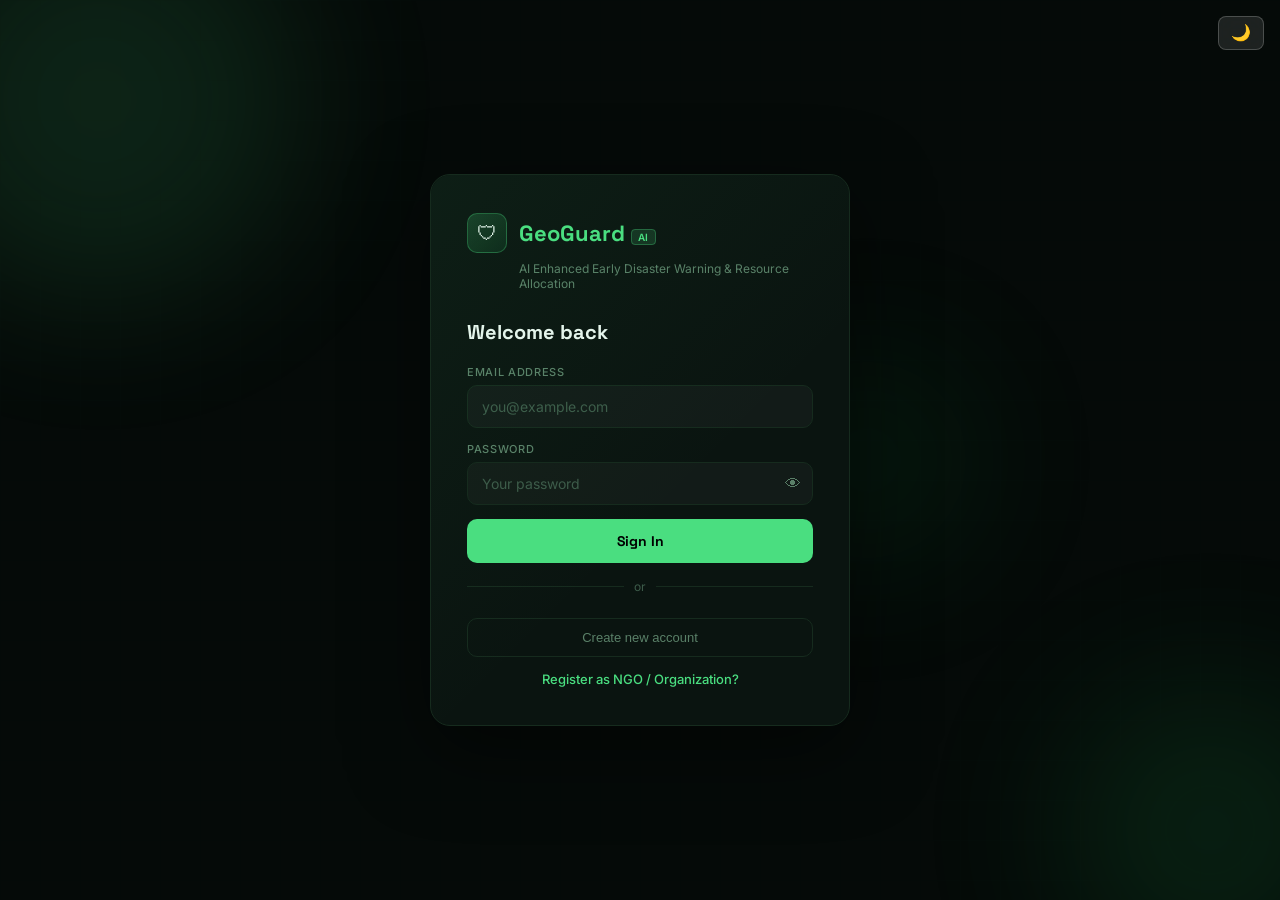
<file: frontend/index.html>
<!DOCTYPE html>
<html lang="en">
<head>
<meta charset="UTF-8">
<meta name="viewport" content="width=device-width,initial-scale=1">
<title>GeoGuard AI — Login</title>
<link href="https://fonts.googleapis.com/css2?family=Space+Grotesk:wght@400;500;600;700&family=Inter:wght@300;400;500&display=swap" rel="stylesheet">
<link rel="stylesheet" href="assets/css/shared.css">
<script src="assets/js/shared.js"></script>
<script src="assets/js/theme.js"></script>
<style>
:root{
  --bg:#050a08;--card:#0a1410;--card2:#0f1c16;
  --border:#162b1e;--border2:#1e3d2a;
  --text:#e8f5ee;--muted:#5a8068;--muted2:#3d5c4a;
  --green:#4ade80;--green2:#22c55e;--green3:#16a34a;
  --red:#f87171;--orange:#fb923c;--yellow:#fbbf24;
  --blue:#60a5fa;
}
/* ── Mobile Responsive ── */
@media(max-width:480px){
  .screen { padding: 10px }
  .auth-card { padding: 24px 18px; border-radius: 16px }
  .logo-text { font-size: 18px }
  .form-row { grid-template-columns: 1fr }
  .role-row { grid-template-columns: 1fr 1fr }
  .otp-inp { width: 40px; height: 48px; font-size: 20px }
  .otp-row { gap: 6px }
  .screen-title { font-size: 18px }
  .btn { padding: 12px }
}
*{margin:0;padding:0;box-sizing:border-box}
body{font-family:'Inter',sans-serif;background:var(--bg);color:var(--text);min-height:100vh;display:flex;align-items:center;justify-content:center;overflow:hidden}

/* Background animated blobs */
.bg-blobs{position:fixed;inset:0;z-index:0;pointer-events:none;overflow:hidden}
.blob{position:absolute;border-radius:50%;filter:blur(80px);opacity:.12;animation:blobmove 12s ease-in-out infinite}
.blob1{width:400px;height:400px;background:#4ade80;top:-100px;left:-100px;animation-delay:0s}
.blob2{width:300px;height:300px;background:#22c55e;bottom:-80px;right:-80px;animation-delay:-4s}
.blob3{width:200px;height:200px;background:#16a34a;top:40%;left:60%;animation-delay:-8s}
@keyframes blobmove{0%,100%{transform:translate(0,0) scale(1)}33%{transform:translate(30px,-20px) scale(1.05)}66%{transform:translate(-20px,30px) scale(.95)}}

/* Grid pattern */
.bg-grid{position:fixed;inset:0;z-index:0;opacity:.04;background-image:linear-gradient(var(--border) 1px,transparent 1px),linear-gradient(90deg,var(--border) 1px,transparent 1px);background-size:40px 40px}

/* ── SCREENS ── */
.screen{display:none;position:relative;z-index:1;width:100%;max-width:460px;padding:20px}
.screen.active{display:block}

/* ── AUTH CARD ── */
.auth-card{
  background:var(--card);
  border:1px solid var(--border);
  border-radius:20px;
  padding:38px 36px;
  box-shadow:0 24px 80px rgba(0,0,0,.5);
  position:relative;
  overflow:hidden;
}
.auth-card::before{
  content:'';position:absolute;inset:0;border-radius:20px;
  background:linear-gradient(135deg,rgba(74,222,128,.05) 0%,transparent 60%);
  pointer-events:none;
}

/* Logo */
.logo{display:flex;align-items:center;gap:12px;margin-bottom:8px}
.logo-shield{
  width:40px;height:40px;border-radius:10px;
  background:linear-gradient(135deg,rgba(74,222,128,.2),rgba(34,197,94,.1));
  border:1px solid rgba(74,222,128,.3);
  display:flex;align-items:center;justify-content:center;
  font-size:20px;flex-shrink:0;
}
.logo-text{font-family:'Space Grotesk',sans-serif;font-size:22px;font-weight:700;color:var(--green)}
.logo-ai{font-size:10px;background:rgba(74,222,128,.15);color:var(--green);border:1px solid rgba(74,222,128,.3);padding:1px 6px;border-radius:4px;margin-left:2px;vertical-align:middle;font-weight:600;letter-spacing:.04em}
.tagline{font-size:12px;color:var(--muted);margin-bottom:28px;padding-left:52px}

.screen-title{font-family:'Space Grotesk',sans-serif;font-size:20px;font-weight:700;margin-bottom:20px}
.screen-sub{font-size:13px;color:var(--muted);margin-bottom:20px;line-height:1.6}

/* Form */
.form-group{margin-bottom:14px}
.form-label{font-size:11px;color:var(--muted);margin-bottom:6px;display:block;text-transform:uppercase;letter-spacing:.06em;font-weight:500}
.form-input{
  width:100%;background:rgba(255,255,255,.03);
  border:1px solid var(--border);border-radius:10px;
  padding:12px 14px;font-size:14px;color:var(--text);
  font-family:'Inter',sans-serif;outline:none;transition:all .2s;
}
.form-input:focus{border-color:rgba(74,222,128,.4);background:rgba(74,222,128,.03)}
.form-input::placeholder{color:var(--muted2)}

/* Role selection */
.role-row{display:grid;grid-template-columns:1fr 1fr;gap:10px;margin-bottom:16px}
.role-card{
  border:1.5px solid var(--border);border-radius:10px;
  padding:12px;cursor:pointer;transition:all .2s;
  display:flex;flex-direction:column;align-items:center;gap:6px;
  background:rgba(255,255,255,.02);
}
.role-card:hover{border-color:rgba(74,222,128,.3)}
.role-card.selected{border-color:var(--green);background:rgba(74,222,128,.08)}
.role-icon{font-size:22px}
.role-name{font-size:12px;font-weight:600;color:var(--text)}
.role-desc{font-size:10px;color:var(--muted);text-align:center;line-height:1.4}

/* Buttons */
.btn{
  width:100%;background:var(--green);color:#000;border:none;
  border-radius:10px;padding:13px;font-size:14px;font-weight:700;
  cursor:pointer;font-family:'Space Grotesk',sans-serif;
  transition:all .2s;margin-top:6px;
  display:flex;align-items:center;justify-content:center;gap:8px;
}
.btn:hover{filter:brightness(1.1);transform:translateY(-1px)}
.btn:disabled{opacity:.5;cursor:not-allowed;transform:none}
.btn-ghost{
  width:100%;background:transparent;color:var(--muted);
  border:1px solid var(--border);border-radius:10px;padding:11px;
  font-size:13px;cursor:pointer;transition:all .2s;margin-top:8px;
}
.btn-ghost:hover{border-color:rgba(74,222,128,.3);color:var(--green)}

/* Messages */
.msg{border-radius:8px;padding:10px 14px;font-size:13px;margin-top:12px;display:none;line-height:1.5}
.msg.success{background:rgba(74,222,128,.1);border:1px solid rgba(74,222,128,.3);color:var(--green)}
.msg.error{background:rgba(248,113,113,.1);border:1px solid rgba(248,113,113,.3);color:var(--red)}
.msg.info{background:rgba(96,165,250,.1);border:1px solid rgba(96,165,250,.3);color:var(--blue)}

/* Switch */
.switch{text-align:center;margin-top:18px;font-size:13px;color:var(--muted)}
.switch a{color:var(--green);cursor:pointer;text-decoration:none;font-weight:500}
.switch a:hover{text-decoration:underline}

/* OTP */
.otp-row{display:flex;gap:10px;justify-content:center;margin:20px 0}
.otp-inp{
  width:50px;height:56px;text-align:center;font-size:24px;font-weight:700;
  background:rgba(255,255,255,.04);border:1.5px solid var(--border);
  border-radius:10px;color:var(--text);font-family:'Space Grotesk',sans-serif;
  outline:none;transition:all .2s;
}
.otp-inp:focus{border-color:var(--green);background:rgba(74,222,128,.05)}
.otp-email{font-weight:600;color:var(--text)}

.divider{display:flex;align-items:center;gap:10px;margin:16px 0;color:var(--muted2);font-size:12px}
.divider::before,.divider::after{content:'';flex:1;height:1px;background:var(--border)}

/* Form row */
.form-row{display:grid;grid-template-columns:1fr 1fr;gap:12px}

/* Dev mode notice */
.dev-note{
  background:rgba(251,191,36,.06);border:1px solid rgba(251,191,36,.2);
  border-radius:8px;padding:8px 12px;font-size:11px;color:var(--yellow);
  text-align:center;margin-top:12px;line-height:1.5;
}

@media(max-width:500px){
  .auth-card{padding:28px 22px}
  .form-row{grid-template-columns:1fr}
  .screen{padding:12px}
}

/* Light mode visual tweaks */
body.light input, body.light select, body.light textarea {
  background: #f9fafb !important;
  color: #064e3b !important;
}
body.light .sidebar { box-shadow: 2px 0 12px rgba(0,0,0,.08); }
body.light .topbar  { box-shadow: 0 1px 8px rgba(0,0,0,.06); }
body.light .d-card:hover, body.light .card:hover { border-color: #a7f3d0; }
body.light table th { border-color: #d1fae5; }
body.light table td { border-color: rgba(0,0,0,.06); }

</style>
<script src="assets/js/theme.js"></script>
</head>
<body>
<button class="theme-toggle-btn" onclick="toggleTheme()" title="Toggle theme"
  style="position:fixed;top:16px;right:16px;z-index:999;background:rgba(255,255,255,.1);border:1px solid rgba(255,255,255,.2);border-radius:8px;padding:8px 12px;cursor:pointer;font-size:16px;line-height:1;backdrop-filter:blur(10px)">🌙</button>
<div class="bg-blobs"><div class="blob blob1"></div><div class="blob blob2"></div><div class="blob blob3"></div></div>
<div class="bg-grid"></div>

<!-- ═══ LOGIN ═══ -->
<div class="screen active" id="s-login">
  <div class="auth-card">
    <div class="logo">
      <div class="logo-shield">🛡</div>
      <div>
        <span class="logo-text">GeoGuard</span>
        <span class="logo-ai">AI</span>
      </div>
    </div>
    <div class="tagline">AI Enhanced Early Disaster Warning & Resource Allocation</div>

    <div class="screen-title">Welcome back</div>

    <div class="form-group">
      <label class="form-label">Email Address</label>
      <input class="form-input" id="l-email" type="email" placeholder="you@example.com" autocomplete="email">
    </div>
    <div class="form-group">
      <label class="form-label">Password</label>
      <div style="position:relative">
  <input class="form-input" id="l-pass" type="password" placeholder="Your password"
         onkeydown="if(event.key==='Enter')doLogin()" style="padding-right:44px">
  <button type="button" onclick="togglePass('l-pass','eye-1')"
    style="position:absolute;right:12px;top:50%;transform:translateY(-50%);background:none;border:none;cursor:pointer;color:var(--muted);font-size:16px;padding:0;line-height:1"
    id="eye-1">👁</button>
</div>
    </div>

    <button class="btn" id="l-btn" onclick="doLogin()">
      <span>Sign In</span>
    </button>
    <div class="msg" id="l-msg"></div>

    <div class="divider">or</div>

    <button class="btn-ghost" onclick="show('s-register')">Create new account</button>

    <div class="switch" style="margin-top:14px">
      <a onclick="show('s-register')">Register as NGO / Organization?</a>
    </div>

    
  </div>
</div>

<!-- ═══ REGISTER ═══ -->
<div class="screen" id="s-register">
  <div class="auth-card">
    <div class="logo">
      <div class="logo-shield">🛡</div>
      <div><span class="logo-text">GeoGuard</span><span class="logo-ai">AI</span></div>
    </div>
    <div class="tagline">Create your account</div>

    <div class="screen-title">Get started</div>

    <!-- Role Selection -->
    <div style="margin-bottom:14px">
      <div class="form-label" style="margin-bottom:8px">I am registering as</div>
      <div class="role-row">
        <div class="role-card selected" id="role-user" onclick="selectRole('user')">
          <span class="role-icon">👤</span>
          <span class="role-name">Regular User</span>
          <span class="role-desc">Access predictions & alerts</span>
        </div>
        <div class="role-card" id="role-ngo" onclick="selectRole('ngo')">
          <span class="role-icon">🏥</span>
          <span class="role-name">NGO / Organization</span>
          <span class="role-desc">Provide resources & relief</span>
        </div>
      </div>
    </div>

    <div class="form-group">
      <label class="form-label">Full Name *</label>
      <input class="form-input" id="r-name" type="text" placeholder="Your full name">
    </div>
    <div class="form-group">
      <label class="form-label">Email Address *</label>
      <input class="form-input" id="r-email" type="email" placeholder="you@example.com">
    </div>
    <div class="form-row">
      <div class="form-group">
        <label class="form-label">Password *</label>
<div style="position:relative">
  <input class="form-input" id="r-pass" type="password" placeholder="Min 6 chars" style="padding-right:44px">
  <button type="button" onclick="togglePass('r-pass','eye-2')"
    style="position:absolute;right:12px;top:50%;transform:translateY(-50%);background:none;border:none;cursor:pointer;color:var(--muted);font-size:16px;padding:0;line-height:1"
    id="eye-2">👁</button>
</div>      </div>
      <div class="form-group">
        <label class="form-label">Phone</label>
        <input class="form-input" id="r-phone" type="tel" placeholder="+91 XXXXXXXXXX">
      </div>
    </div>
    <div class="form-group">
      <label class="form-label">City</label>
      <input class="form-input" id="r-city" type="text" placeholder="e.g. Dehradun">
    </div>

    <button class="btn" id="r-btn" onclick="doRegister()">Create Account</button>
    <div class="msg" id="r-msg"></div>
    <button class="btn-ghost" onclick="show('s-login')">← Back to Login</button>
  </div>
</div>

<!-- ═══ OTP ═══ -->
<div class="screen" id="s-otp">
  <div class="auth-card">
    <div class="logo">
      <div class="logo-shield">🛡</div>
      <div><span class="logo-text">GeoGuard</span><span class="logo-ai">AI</span></div>
    </div>
    <div class="tagline">Email verification</div>

    <div class="screen-title">Enter OTP</div>
    <div class="screen-sub">
      Code sent to <span class="otp-email" id="otp-email-show"></span>
    </div>

    <!-- DEV MODE: Show OTP on screen -->
    <div id="otp-dev-box" style="display:none;background:rgba(74,222,128,.08);border:1.5px dashed rgba(74,222,128,.4);border-radius:12px;padding:16px;text-align:center;margin-bottom:16px">
      <div style="font-size:11px;color:#5a8068;text-transform:uppercase;letter-spacing:.08em;margin-bottom:8px">Your OTP Code</div>
      <div id="otp-dev-code" style="font-size:36px;font-weight:800;letter-spacing:10px;color:#4ade80;font-family:'Space Grotesk',sans-serif"></div>
      <div style="font-size:11px;color:#3d5c4a;margin-top:8px">Email not configured — OTP shown here</div>
      <button onclick="autoFillOTP()" style="margin-top:10px;background:rgba(74,222,128,.15);border:1px solid rgba(74,222,128,.3);color:#4ade80;border-radius:8px;padding:6px 16px;font-size:12px;cursor:pointer;font-weight:600">Auto-Fill OTP ↓</button>
    </div>

    <div class="otp-row">
      <input class="otp-inp" id="otp0" maxlength="1" oninput="otpNext(0)" onkeydown="otpKey(event,0)">
      <input class="otp-inp" id="otp1" maxlength="1" oninput="otpNext(1)" onkeydown="otpKey(event,1)">
      <input class="otp-inp" id="otp2" maxlength="1" oninput="otpNext(2)" onkeydown="otpKey(event,2)">
      <input class="otp-inp" id="otp3" maxlength="1" oninput="otpNext(3)" onkeydown="otpKey(event,3)">
      <input class="otp-inp" id="otp4" maxlength="1" oninput="otpNext(4)" onkeydown="otpKey(event,4)">
      <input class="otp-inp" id="otp5" maxlength="1" oninput="otpNext(5)" onkeydown="otpKey(event,5)">
    </div>

    <button class="btn" onclick="doVerifyOTP()">Verify & Continue →</button>
    <button class="btn-ghost" onclick="doResendOTP()">Resend OTP</button>
    <div class="msg" id="otp-msg"></div>
  </div>
</div>

<script>
const API = 'http://localhost:8000';
let pendingEmail = '';
let selectedRole = 'user';

// Auto-redirect if already logged in
if (localStorage.getItem('gg_token') && localStorage.getItem('gg_user')) {
  window.location.href = 'dashboard.html';
}

function show(screenId) {
  document.querySelectorAll('.screen').forEach(s => s.classList.remove('active'));
  document.getElementById(screenId).classList.add('active');
  // When OTP screen opens, try to fetch OTP for dev display
  if (screenId === 's-otp' && pendingEmail) {
    fetchDevOTP(pendingEmail);
  }
}

async function fetchDevOTP(email) {
  try {
    const res  = await fetch(API + '/dev/otp/' + encodeURIComponent(email));
    const data = await res.json();
    if (res.ok && data.otp) {
      const box  = document.getElementById('otp-dev-box');
      const code = document.getElementById('otp-dev-code');
      if (box && code) {
        code.textContent = data.otp;
        box.style.display = 'block';
      }
    }
  } catch(e) {
    // Silent — email might be configured so no dev OTP shown
  }
}

function autoFillOTP() {
  const code = document.getElementById('otp-dev-code')?.textContent?.trim();
  if (!code || code.length !== 6) return;
  for (let i = 0; i < 6; i++) {
    const inp = document.getElementById('otp' + i);
    if (inp) inp.value = code[i];
  }
  // Auto verify
  doVerifyOTP();
}

function showMsg(id, text, type) {
  const el = document.getElementById(id);
  el.className = 'msg ' + type;
  el.textContent = text;
  el.style.display = 'block';
}

function selectRole(role) {
  selectedRole = role;
  document.getElementById('role-user').classList.toggle('selected', role === 'user');
  document.getElementById('role-ngo').classList.toggle('selected', role === 'ngo');
}

// ── LOGIN ──────────────────────────────────────────────
async function doLogin() {
  const email = document.getElementById('l-email').value.trim();
  const pass  = document.getElementById('l-pass').value;
  if (!email || !pass) return showMsg('l-msg', 'Please fill all fields', 'error');

  const btn = document.getElementById('l-btn');
  btn.disabled = true;
  btn.innerHTML = '<span style="opacity:.6">Signing in...</span>';

  try {
    const res  = await fetch(API + '/auth/login', {
      method: 'POST',
      headers: { 'Content-Type': 'application/json' },
      body: JSON.stringify({ email, password: pass })
    });
    const data = await res.json();
    if (!res.ok) {
      if (data.detail && data.detail.includes('not verified')) {
        pendingEmail = email;
        document.getElementById('otp-email-show').textContent = email;
        show('s-otp');
        setTimeout(() => fetchDevOTP(email), 500);
      } else {
        showMsg('l-msg', data.detail || 'Login failed', 'error');
      }
      return;
    }
    localStorage.setItem('gg_token', data.token);
    localStorage.setItem('gg_user',  JSON.stringify(data.user));
    // Redirect NGO users to NGO portal, others to dashboard
    window.location.href = data.user.role === 'ngo_pending' ? 'ngo.html' : 'dashboard.html';
  } catch(e) {
    showMsg('l-msg', 'Cannot connect to server. Is backend running on port 8000?', 'error');
  } finally {
    btn.disabled = false;
    btn.innerHTML = '<span>Sign In</span>';
  }
}

// ── REGISTER ───────────────────────────────────────────
async function doRegister() {
  const name  = document.getElementById('r-name').value.trim();
  const email = document.getElementById('r-email').value.trim();
  const pass  = document.getElementById('r-pass').value;
  const phone = document.getElementById('r-phone').value.trim();
  const city  = document.getElementById('r-city').value.trim();

  if (!name || !email || !pass) return showMsg('r-msg', 'Fill required fields (*)', 'error');
  if (pass.length < 6)          return showMsg('r-msg', 'Password must be 6+ characters', 'error');

  const btn = document.getElementById('r-btn');
  btn.disabled = true;
  btn.innerHTML = '<span style="opacity:.6">Creating account...</span>';

  try {
    const res  = await fetch(API + '/auth/register', {
      method: 'POST',
      headers: { 'Content-Type': 'application/json' },
      body: JSON.stringify({ name, email, password: pass, phone: phone || null, city: city || null })
    });
    const data = await res.json();
    if (!res.ok) { showMsg('r-msg', data.detail || 'Registration failed', 'error'); return; }

    pendingEmail = email;
    document.getElementById('otp-email-show').textContent = email;
    showMsg('r-msg', data.message, 'success');
    setTimeout(() => {
      show('s-otp');
      document.getElementById('otp-email-show').textContent = email;
    }, 800);
  } catch(e) {
    showMsg('r-msg', 'Cannot connect to server. Is backend running?', 'error');
  } finally {
    btn.disabled = false;
    btn.innerHTML = '<span>Create Account</span>';
  }
}

// ── OTP ────────────────────────────────────────────────
function otpNext(i) {
  if (document.getElementById('otp'+i).value && i < 5)
    document.getElementById('otp'+(i+1)).focus();
}
function otpKey(e, i) {
  if (e.key === 'Backspace' && !document.getElementById('otp'+i).value && i > 0)
    document.getElementById('otp'+(i-1)).focus();
  if (e.key === 'Enter') doVerifyOTP();
}
function getOTP() {
  return [0,1,2,3,4,5].map(i => document.getElementById('otp'+i).value).join('');
}

async function doVerifyOTP() {
  const otp = getOTP();
  if (otp.length < 6) return showMsg('otp-msg', 'Enter complete 6-digit OTP', 'error');
  try {
    const res  = await fetch(API + '/auth/verify-otp', {
      method: 'POST',
      headers: { 'Content-Type': 'application/json' },
      body: JSON.stringify({ email: pendingEmail, otp })
    });
    const data = await res.json();
    if (!res.ok) { showMsg('otp-msg', data.detail || 'Invalid OTP', 'error'); return; }
    localStorage.setItem('gg_token', data.token);
    localStorage.setItem('gg_user',  JSON.stringify(data.user));
    showMsg('otp-msg', 'Verified! Redirecting...', 'success');
    // If they registered as NGO, go to NGO portal to complete registration
    setTimeout(() => {
      window.location.href = selectedRole === 'ngo' ? 'ngo.html' : 'dashboard.html';
    }, 800);
  } catch(e) {
    showMsg('otp-msg', 'Server error. Try again.', 'error');
  }
}

async function doResendOTP() {
  if (!pendingEmail) return;
  try {
    const res  = await fetch(API + '/auth/resend-otp', {
      method: 'POST',
      headers: { 'Content-Type': 'application/json' },
      body: JSON.stringify({ email: pendingEmail })
    });
    const data = await res.json();
    showMsg('otp-msg', data.message, res.ok ? 'success' : 'error');
    if (res.ok) {
      // Clear old OTP boxes
      [0,1,2,3,4,5].forEach(i => { const inp = document.getElementById('otp'+i); if(inp) inp.value = ''; });
      document.getElementById('otp-dev-box').style.display = 'none';
      setTimeout(() => fetchDevOTP(pendingEmail), 600);
    }
  } catch(e) { showMsg('otp-msg', 'Server error.', 'error'); }
}
</script>
</body>
</html>
</file>
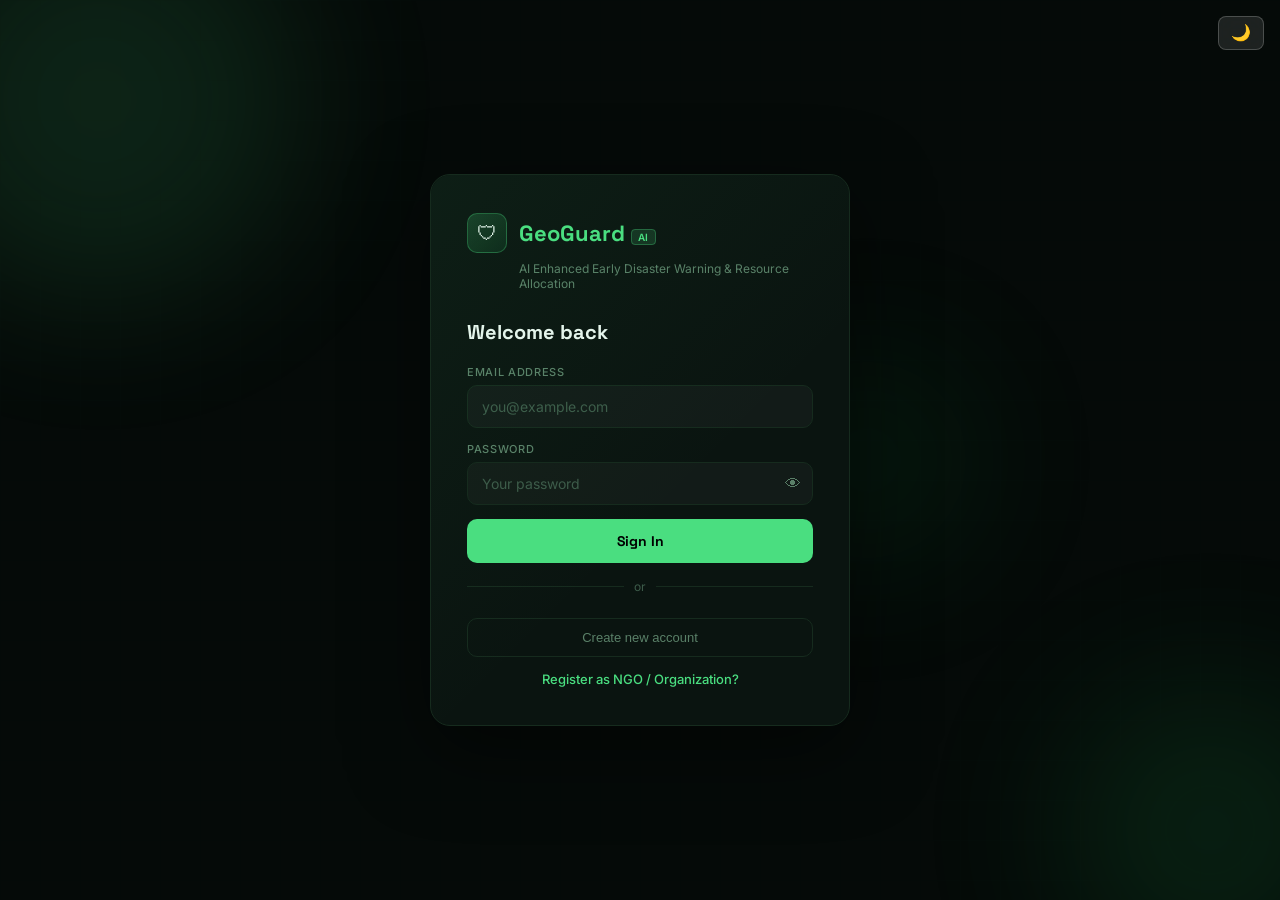
<file: frontend/ngo.html>
<!DOCTYPE html>
<html lang="en">
<head>
<meta charset="UTF-8"><meta name="viewport" content="width=device-width,initial-scale=1">
<title>NGO Portal — GeoGuard AI</title>
<link rel="stylesheet" href="assets/css/shared.css">
<script src="assets/js/shared.js"></script>
<script src="assets/js/theme.js"></script>
<style>
  @media(max-width:600px){
  .tabs { flex-wrap: wrap }
  .tab { font-size: 12px; padding: 7px 10px }
  .ngo-grid { grid-template-columns: 1fr }
  .form-row { grid-template-columns: 1fr }
  .page { padding: 12px 12px 60px }
}
.tabs{display:flex;gap:4px;background:var(--card);border:1px solid var(--border);border-radius:12px;padding:4px;width:fit-content;margin-bottom:20px}
.tab{background:none;border:none;padding:8px 16px;border-radius:9px;font-size:13px;cursor:pointer;color:var(--muted);transition:all .15s;font-family:'Inter',sans-serif}
.tab.active{background:rgba(74,222,128,.12);color:var(--green);font-weight:600}
.resource-row{display:flex;align-items:center;justify-content:space-between;padding:10px 0;border-bottom:1px solid rgba(255,255,255,.04);font-size:13px}
.resource-row:last-child{border-bottom:none}
.req-card{border:1px solid var(--border);border-radius:10px;padding:14px;margin-bottom:10px;transition:border-color .15s}
.req-card:hover{border-color:var(--border2)}
.status-badge{display:inline-block;font-size:10px;font-weight:700;padding:2px 9px;border-radius:100px}
.st-pending{background:rgba(251,191,36,.15);color:var(--yellow)}
.st-accepted{background:rgba(74,222,128,.15);color:var(--green)}
.st-declined{background:rgba(248,113,113,.15);color:var(--red)}
.st-completed{background:rgba(96,165,250,.15);color:var(--blue)}
.ngo-grid{display:grid;grid-template-columns:repeat(auto-fill,minmax(260px,1fr));gap:12px}
.ngo-card{background:var(--card);border:1px solid var(--border);border-radius:14px;padding:16px;transition:border-color .2s}
.ngo-card:hover{border-color:var(--border2)}
</style>
</head>
<body>
<div class="app">

<nav class="sidebar" id="sidebar">
  <div class="sb-logo">
    <div class="sb-logo-row"><div class="sb-shield">🛡</div><span class="sb-app-name">GeoGuard</span><span class="sb-ai-badge">AI</span></div>
    <div class="sb-tagline">Early Warning & Resource Allocation</div>
  </div>
  <div class="sb-nav">
    <div class="sb-section">Prediction</div>
    <a class="sb-item" href="dashboard.html"><svg viewBox="0 0 20 20" fill="currentColor"><path d="M10.707 2.293a1 1 0 00-1.414 0l-7 7a1 1 0 001.414 1.414L4 10.414V17a1 1 0 001 1h2a1 1 0 001-1v-2a1 1 0 011-1h2a1 1 0 011 1v2a1 1 0 001 1h2a1 1 0 001-1v-6.586l.293.293a1 1 0 001.414-1.414l-7-7z"/></svg>Dashboard</a>
    <a class="sb-item" href="map.html"><svg viewBox="0 0 20 20" fill="currentColor"><path fill-rule="evenodd" d="M12 1.586l-4 4v12.828l4-4V1.586zM3.707 3.293A1 1 0 002 4v10a1 1 0 00.293.707L6 18.414V5.586L3.707 3.293zM17.707 5.293L14 1.586v12.828l2.293 2.293A1 1 0 0018 16V6a1 1 0 00-.293-.707z" clip-rule="evenodd"/></svg>Risk Map</a>
    <a class="sb-item" href="history.html"><svg viewBox="0 0 20 20" fill="currentColor"><path fill-rule="evenodd" d="M3 3a1 1 0 000 2v8a2 2 0 002 2h2.586l-1.293 1.293a1 1 0 101.414 1.414L10 15.414l2.293 2.293a1 1 0 001.414-1.414L12.414 16H15a2 2 0 002-2V5a1 1 0 100-2H3z" clip-rule="evenodd"/></svg>Historical Data</a>
    <div class="sb-section">Resources</div>
    <a class="sb-item active" id="nav-ngo" href="ngo.html"><svg viewBox="0 0 20 20" fill="currentColor"><path d="M13 6a3 3 0 11-6 0 3 3 0 016 0zM18 8a2 2 0 11-4 0 2 2 0 014 0zM14 15a4 4 0 00-8 0v3h8v-3zM6 8a2 2 0 11-4 0 2 2 0 014 0zM16 18v-3a5.972 5.972 0 00-.75-2.906A3.005 3.005 0 0119 15v3h-3zM4.75 12.094A5.973 5.973 0 004 15v3H1v-3a3 3 0 013.75-2.906z"/></svg>NGO Portal</a>
    <a class="sb-item" href="resources.html"><svg viewBox="0 0 20 20" fill="currentColor"><path d="M9 2a1 1 0 000 2h2a1 1 0 100-2H9z"/><path fill-rule="evenodd" d="M4 5a2 2 0 012-2 3 3 0 003 3h2a3 3 0 003-3 2 2 0 012 2v11a2 2 0 01-2 2H6a2 2 0 01-2-2V5z" clip-rule="evenodd"/></svg>Resource Requests</a>
  </div>
  <div class="sb-bottom">
    <div class="sb-user"><div class="sb-avatar" id="sb-initials">U</div><div><div class="sb-uname" id="sb-name">User</div><div class="sb-uemail" id="sb-email"></div></div></div>
    <button class="btn-outline" style="width:100%;font-size:12px;padding:8px" onclick="logout()">Sign Out</button>
  </div>
</nav>

<div class="main">
  <div class="topbar">
    <button class="menu-btn" onclick="toggleSidebar()">☰</button>
    <div class="tb-title">NGO Portal</div>
    <div class="tb-right">
      <button class="notif-btn" onclick="checkNearby(false)">
        <svg width="16" height="16" viewBox="0 0 24 24" fill="none" stroke="currentColor" stroke-width="2"><path d="M18 8A6 6 0 006 8c0 7-3 9-3 9h18s-3-2-3-9"/><path d="M13.73 21a2 2 0 01-3.46 0"/></svg>
        <span class="notif-badge" id="notif-badge"></span>
      </button>
      <span class="tb-clock" id="tb-clock"></span>
    </div>
  </div>

  <div class="page">
    <div class="ph">
      <div class="ph-title">NGO & Organization Portal</div>
      <div class="ph-sub">Register your NGO, manage resources, and handle disaster relief requests</div>
    </div>

    <!-- TABS -->
    <div class="tabs">
      <button class="tab active" id="t-reg" onclick="showTab('register')">Register NGO</button>
      <button class="tab" id="t-prof" onclick="showTab('profile')">My NGO Profile</button>
      <button class="tab" id="t-list" onclick="showTab('list')">All NGOs</button>
    </div>

    <!-- ── REGISTER ── -->
    <div id="tab-register">
      <div class="card" style="max-width:680px">
        <div class="card-title">Register Your Organization</div>
        <div class="msg-info" style="display:block;margin-bottom:16px">After registration, admin will verify within 24 hours.</div>
        <div class="form-row">
          <div class="form-group"><label class="form-label">Organization Name *</label><input class="form-input" id="n-name" placeholder="e.g. Red Cross India"></div>
          <div class="form-group"><label class="form-label">Organization Type *</label>
            <select class="form-select" id="n-type">
              <option value="">Select type</option>
              <option>Disaster Relief NGO</option><option>Medical Organization</option>
              <option>Search & Rescue</option><option>Food & Shelter</option>
              <option>Government Body</option><option>Community Organization</option><option>Other</option>
            </select>
          </div>
        </div>
        <div class="form-row">
          <div class="form-group"><label class="form-label">Registration Number *</label><input class="form-input" id="n-reg" placeholder="NGO/2020/XXXXX"></div>
          <div class="form-group"><label class="form-label">Phone *</label><input class="form-input" id="n-phone" placeholder="+91 XXXXXXXXXX"></div>
        </div>
        <div class="form-group"><label class="form-label">Address</label><input class="form-input" id="n-addr" placeholder="Full address"></div>
        <div class="form-row">
          <div class="form-group"><label class="form-label">City *</label><input class="form-input" id="n-city" placeholder="Dehradun"></div>
          <div class="form-group"><label class="form-label">State *</label><input class="form-input" id="n-state" placeholder="Uttarakhand"></div>
          <div class="form-group"><label class="form-label">Pincode</label><input class="form-input" id="n-pin" placeholder="248001"></div>
        </div>
        <div class="form-row">
          <div class="form-group"><label class="form-label">Website</label><input class="form-input" id="n-web" placeholder="https://example.org"></div>
        </div>
        <div class="form-group"><label class="form-label">Description</label>
          <textarea class="form-input" id="n-desc" rows="3" placeholder="What does your org do? What disasters do you help with?" style="resize:vertical"></textarea>
        </div>
        <button class="btn-primary" onclick="regNGO()" id="n-btn" style="width:100%;justify-content:center">Submit Registration</button>
        <div id="n-msg" style="display:none"></div>
      </div>
    </div>

    <!-- ── PROFILE ── -->
    <div id="tab-profile" class="hidden">
      <div class="loading" id="prof-loading"><div class="spinner"></div><div class="loading-text">Loading...</div></div>
      <div id="prof-content" class="hidden">
        <div class="card" style="margin-bottom:16px" id="ngo-info"></div>
        <div class="card" style="margin-bottom:16px">
          <div class="card-title">Your Resources</div>
          <div id="res-list"></div>
          <div style="border-top:1px solid var(--border);padding-top:16px;margin-top:16px">
            <div style="font-size:13px;font-weight:600;margin-bottom:12px">Add New Resource</div>
            <div class="form-row" style="grid-template-columns:1fr 1fr 80px 80px">
              <div class="form-group"><label class="form-label">Type</label>
                <select class="form-select" id="r-type">
                  <option>Medical Supplies</option><option>Food & Water</option>
                  <option>Shelter</option><option>Rescue Equipment</option>
                  <option>Vehicles</option><option>Volunteers</option><option>Other</option>
                </select>
              </div>
              <div class="form-group"><label class="form-label">Name</label><input class="form-input" id="r-name" placeholder="e.g. Ambulances"></div>
              <div class="form-group"><label class="form-label">Total</label><input class="form-input" id="r-qty" type="number" min="0" placeholder="10"></div>
              <div class="form-group"><label class="form-label">Avail.</label><input class="form-input" id="r-avail" type="number" min="0" placeholder="8"></div>
            </div>
            <div class="form-row" style="grid-template-columns:100px 1fr">
              <div class="form-group"><label class="form-label">Unit</label><input class="form-input" id="r-unit" placeholder="units"></div>
              <div class="form-group"><label class="form-label">Description</label><input class="form-input" id="r-desc" placeholder="Optional details"></div>
            </div>
            <button class="btn-primary btn-sm" onclick="addRes()">Add Resource</button>
            <div id="r-msg" style="display:none"></div>
          </div>
        </div>
        <div class="card">
          <div class="card-title">Incoming Resource Requests</div>
          <div id="ngo-reqs"></div>
        </div>
      </div>
    </div>

    <!-- ── ALL NGOs ── -->
    <div id="tab-list" class="hidden">
      <div class="loading" id="list-loading"><div class="spinner"></div><div class="loading-text">Loading NGOs...</div></div>
      <div id="ngo-grid" class="ngo-grid hidden"></div>
    </div>

  </div>
</div>
</div>
<script src="assets/js/shared.js"></script>
<script>
if (!pageInit('nav-ngo')) {}
else startNearbyMonitor();

function showTab(t) {
  ['register','profile','list'].forEach(x => {
    document.getElementById('tab-'+x).classList.toggle('hidden', x!==t);
    document.getElementById('t-'+x.slice(0,3)).classList.toggle('active', x===t);
  });
  if (t==='profile') loadProfile();
  if (t==='list')    loadAllNGOs();
}
// Fix tab id for 'register' -> 't-reg', 'profile' -> 't-prof', 'list' -> 't-list'
function showTab(t) {
  document.getElementById('tab-register').classList.toggle('hidden', t!=='register');
  document.getElementById('tab-profile').classList.toggle('hidden', t!=='profile');
  document.getElementById('tab-list').classList.toggle('hidden', t!=='list');
  document.getElementById('t-reg').classList.toggle('active', t==='register');
  document.getElementById('t-prof').classList.toggle('active', t==='profile');
  document.getElementById('t-list').classList.toggle('active', t==='list');
  if (t==='profile') loadProfile();
  if (t==='list')    loadAllNGOs();
}

async function regNGO() {
  const payload = {
    org_name:        val('n-name'), org_type: document.getElementById('n-type').value,
    registration_no: val('n-reg'), phone:    val('n-phone'),
    address:         val('n-addr'), city:    val('n-city'),
    state:           val('n-state'), pincode: val('n-pin'),
    website:         val('n-web'), description: val('n-desc'),
  };
  if (!payload.org_name||!payload.org_type||!payload.registration_no||!payload.phone||!payload.city||!payload.state)
    return showMsg('n-msg','Fill all required fields (*)','error');
  dis('n-btn');
  try {
    const d = await api('/ngo/register', payload);
    showMsg('n-msg', d.message, 'success');
  } catch(e) { showMsg('n-msg', e.message, 'error'); }
  ena('n-btn');
}

async function loadProfile() {
  show('prof-loading'); hide('prof-content');
  try {
    const d = await api('/ngo/my-profile', null, 'GET');
    const n = d.ngo;
    const stCol = n.is_verified ? '#4ade80' : '#fbbf24';
    const stTxt = n.is_verified ? 'Verified' : 'Pending Verification';
    html('ngo-info', `
      <div style="font-family:'Space Grotesk',sans-serif;font-size:17px;font-weight:800;margin-bottom:4px">${n.org_name}</div>
      <div style="font-size:13px;color:var(--muted);margin-bottom:8px">${n.org_type} · ${n.city}, ${n.state}</div>
      <span style="font-size:11px;font-weight:700;padding:2px 10px;border-radius:100px;background:${stCol}22;color:${stCol}">${stTxt}</span>
      <div style="font-size:13px;color:var(--muted);margin-top:10px">Reg: ${n.registration_no} · 📞 ${n.phone}</div>
      ${n.description?`<div style="font-size:13px;color:var(--muted);margin-top:8px;line-height:1.5">${n.description}</div>`:''}
    `);
    // Resources
    const rl = d.resources || [];
    html('res-list', rl.length === 0
      ? '<div style="color:var(--muted);font-size:13px;padding:10px 0">No resources added yet.</div>'
      : '<div class="table-wrap"><table><thead><tr><th>Type</th><th>Name</th><th>Total</th><th>Available</th><th>Unit</th></tr></thead><tbody>' +
        rl.map(r=>`<tr><td style="color:var(--muted)">${r.resource_type}</td><td>${r.resource_name}</td><td style="color:var(--green);font-weight:600">${r.quantity}</td><td style="color:${r.available>0?'var(--green)':'var(--red)'};font-weight:600">${r.available}</td><td style="color:var(--muted)">${r.unit}</td></tr>`).join('') +
        '</tbody></table></div>'
    );
    // Incoming requests
    const reqs = d.requests || [];
    const SC = {pending:'st-pending',accepted:'st-accepted',declined:'st-declined',completed:'st-completed'};
    html('ngo-reqs', reqs.length === 0
      ? '<div style="color:var(--muted);font-size:13px;padding:10px 0">No incoming requests yet.</div>'
      : reqs.map(r=>`
        <div class="req-card">
          <div style="display:flex;align-items:center;gap:8px;margin-bottom:8px;flex-wrap:wrap">
            <div style="font-weight:600;font-size:13px">${r.location}</div>
            <span class="status-badge ${SC[r.status]||'st-pending'}">${r.status.toUpperCase()}</span>
            <span class="badge badge-${r.severity==='critical'?'HIGH':r.severity==='high'?'HIGH':'MEDIUM'}">${r.severity}</span>
            <span style="font-size:11px;color:var(--muted);margin-left:auto">${r.created_at?.split('T')[0]}</span>
          </div>
          <div style="font-size:13px;color:var(--muted);margin-bottom:6px">${r.disaster_type} · ${r.people_affected} people · Needs: ${r.resources_needed}</div>
          ${r.description?`<div style="font-size:12px;color:var(--muted2);margin-bottom:8px">${r.description}</div>`:''}
          ${r.status==='pending'?`
            <div style="display:flex;gap:8px">
              <button class="btn-primary btn-sm" onclick="respond(${r.id},'accepted','We will help you!')">Accept</button>
              <button class="btn-outline btn-sm" onclick="respond(${r.id},'declined','Unable to help at this time.')" style="color:var(--red);border-color:rgba(248,113,113,.3)">Decline</button>
            </div>`:''}
        </div>`).join('')
    );
    hide('prof-loading');
    document.getElementById('prof-content').classList.remove('hidden');
    document.getElementById('prof-content').style.display = 'block';
  } catch(e) {
    hide('prof-loading');
    html('prof-content', `<div class="msg-err" style="display:block">${e.message.includes('Register')||e.message.includes('not found')?'You have not registered an NGO yet. Use the Register tab.':e.message}</div>`);
    document.getElementById('prof-content').classList.remove('hidden');
    document.getElementById('prof-content').style.display = 'block';
  }
}

async function addRes() {
  const payload = {
    resource_type: document.getElementById('r-type').value,
    resource_name: val('r-name'),
    quantity:      parseInt(el('r-qty')?.value)||0,
    available:     parseInt(el('r-avail')?.value)||0,
    unit:          val('r-unit')||'units',
    description:   val('r-desc'),
  };
  if (!payload.resource_name) return showMsg('r-msg','Enter resource name','error');
  try {
    const d = await api('/ngo/add-resource', payload);
    showMsg('r-msg', d.message, 'success');
    setTimeout(loadProfile, 800);
  } catch(e) { showMsg('r-msg', e.message, 'error'); }
}

async function respond(id, status, msg) {
  try {
    await api(`/ngo/respond/${id}?status_val=${status}&response_msg=${encodeURIComponent(msg)}`, null, 'PUT');
    loadProfile();
  } catch(e) { alert(e.message); }
}

async function loadAllNGOs() {
  show('list-loading'); hide('ngo-grid');
  try {
    const d = await api('/ngo/list', null, 'GET');
    const grid = document.getElementById('ngo-grid');
    grid.innerHTML = (d.ngos||[]).map(n=>`
      <div class="ngo-card">
        <div style="font-family:'Space Grotesk',sans-serif;font-size:14px;font-weight:700;margin-bottom:4px">${n.org_name}</div>
        <div style="font-size:12px;color:var(--green);margin-bottom:8px">${n.org_type}</div>
        <div style="font-size:12px;color:var(--muted);margin-bottom:4px">📍 ${n.city}, ${n.state}</div>
        <div style="font-size:12px;color:var(--muted);margin-bottom:8px">📞 ${n.phone}</div>
        ${n.description?`<div style="font-size:12px;color:var(--muted);margin-bottom:8px;line-height:1.5">${n.description.slice(0,90)}${n.description.length>90?'...':''}</div>`:''}
        <div style="font-size:11px;color:var(--muted2)">${n.resource_count||0} resources listed</div>
      </div>`).join('');
    hide('list-loading');
    grid.classList.remove('hidden');
    grid.style.display = 'grid';
  } catch(e) { hide('list-loading'); alert(e.message); }
}
</script>
</body>
</html>
</file>
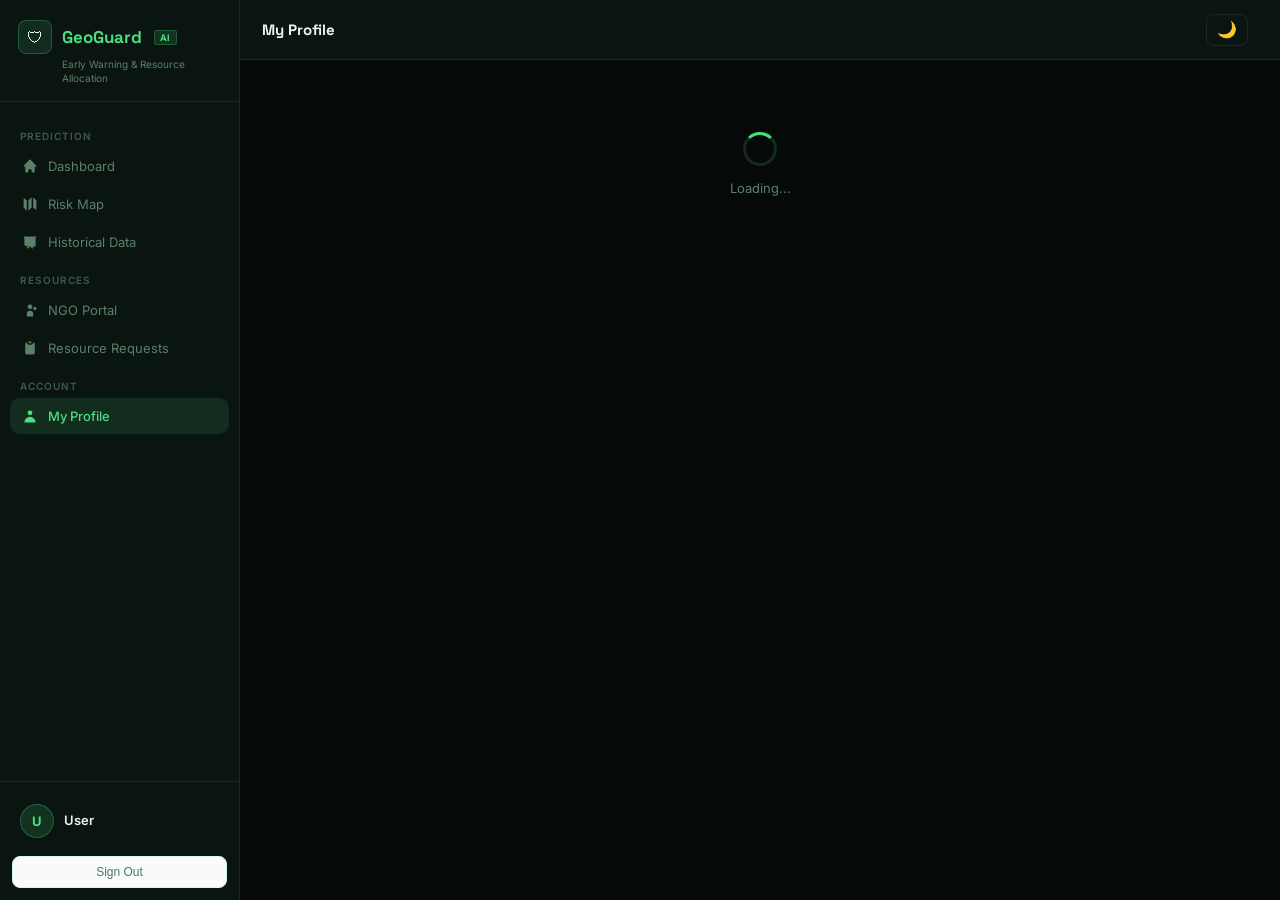
<file: frontend/profile.html>
<!DOCTYPE html>
<html lang="en">
<head>
<meta charset="UTF-8"><meta name="viewport" content="width=device-width,initial-scale=1">
<title>My Profile — GeoGuard AI</title>
<link href="https://fonts.googleapis.com/css2?family=Space+Grotesk:wght@400;500;600;700&family=Inter:wght@300;400;500&display=swap" rel="stylesheet">
<link rel="stylesheet" href="assets/css/shared.css">
<script src="assets/js/shared.js"></script>
<script src="assets/js/theme.js"></script>
<style>
  @media(max-width:600px){
  .frow { grid-template-columns: 1fr }
  .hero { flex-direction: column; align-items: flex-start; gap: 12px }
  .igrid { grid-template-columns: 1fr 1fr }
  .tabs { flex-wrap: wrap }
  .tbtn { font-size: 11px; padding: 6px 10px }
  .lgrid { grid-template-columns: 1fr }
  .page { padding: 12px 12px 60px }
  .htable { font-size: 11px }
  .htable th, .htable td { padding: 8px 8px }
  .av-big { width: 56px; height: 56px; font-size: 22px }
  .pname { font-size: 18px }
}
:root{--bg:#050a08;--card:#0a1410;--border:#162b1e;--border2:#1e3d2a;--text:#e8f5ee;--muted:#5a8068;--muted2:#3d5c4a;--green:#4ade80;--red:#f87171;--orange:#fb923c;--yellow:#fbbf24;--blue:#60a5fa;--sidebar:240px}
*{margin:0;padding:0;box-sizing:border-box}
body{font-family:'Inter',sans-serif;background:var(--bg);color:var(--text);min-height:100vh;display:flex}
.sidebar{width:var(--sidebar);background:var(--card);border-right:1px solid var(--border);position:fixed;top:0;left:0;height:100vh;z-index:100;display:flex;flex-direction:column;overflow-y:auto}
.sb-logo{padding:20px 18px 16px;border-bottom:1px solid var(--border)}
.sb-logo-row{display:flex;align-items:center;gap:10px;margin-bottom:3px}
.sb-shield{width:34px;height:34px;border-radius:8px;background:rgba(74,222,128,.12);border:1px solid rgba(74,222,128,.25);display:flex;align-items:center;justify-content:center;font-size:16px;flex-shrink:0}
.sb-app-name{font-family:'Space Grotesk',sans-serif;font-size:17px;font-weight:700;color:var(--green)}
.sb-ai-badge{font-size:9px;background:rgba(74,222,128,.15);color:var(--green);border:1px solid rgba(74,222,128,.25);padding:1px 5px;border-radius:3px;font-weight:700}
.sb-tagline{font-size:10px;color:var(--muted);padding-left:44px}
.sb-nav{padding:14px 10px;flex:1}
.sb-section{font-size:10px;font-weight:600;color:var(--muted2);text-transform:uppercase;letter-spacing:.1em;padding:0 10px;margin:14px 0 6px}
.sb-item{display:flex;align-items:center;gap:10px;padding:10px 12px;border-radius:10px;cursor:pointer;margin-bottom:2px;color:var(--muted);font-size:13px;text-decoration:none;transition:all .15s}
.sb-item:hover{background:rgba(74,222,128,.07);color:var(--green)}
.sb-item.active{background:rgba(74,222,128,.12);color:var(--green);font-weight:500}
.sb-item svg{width:16px;height:16px;flex-shrink:0}
.sb-bottom{padding:12px;border-top:1px solid var(--border)}
.sb-user{display:flex;align-items:center;gap:10px;padding:10px 8px;border-radius:10px;cursor:pointer;margin-bottom:8px}
.sb-user:hover{background:rgba(255,255,255,.04)}
.sb-av{width:34px;height:34px;border-radius:50%;background:rgba(74,222,128,.15);border:1px solid rgba(74,222,128,.3);display:flex;align-items:center;justify-content:center;font-size:13px;font-weight:700;color:var(--green);flex-shrink:0}
.sb-uname{font-size:13px;font-weight:600;color:var(--text)}
.sb-uemail{font-size:11px;color:var(--muted)}
.main{margin-left:var(--sidebar);flex:1;min-height:100vh;display:flex;flex-direction:column}
.topbar{background:var(--card);border-bottom:1px solid var(--border);height:60px;padding:0 22px;display:flex;align-items:center;gap:12px;position:sticky;top:0;z-index:50}
.tb-title{font-family:'Space Grotesk',sans-serif;font-size:15px;font-weight:700}
.tb-right{margin-left:auto}
.tb-clock{font-size:12px;color:var(--muted)}
.page{padding:24px 26px 60px;flex:1}
.hero{background:var(--card);border:1px solid var(--border);border-radius:16px;padding:28px;margin-bottom:20px;display:flex;align-items:center;gap:20px;flex-wrap:wrap}
.av-big{width:72px;height:72px;border-radius:50%;background:rgba(74,222,128,.15);border:2px solid rgba(74,222,128,.3);display:flex;align-items:center;justify-content:center;font-size:28px;font-weight:800;color:var(--green);font-family:'Space Grotesk',sans-serif;flex-shrink:0}
.pname{font-family:'Space Grotesk',sans-serif;font-size:22px;font-weight:800;margin-bottom:4px}
.pemail{font-size:13px;color:var(--muted);margin-bottom:8px}
.rbadge{display:inline-block;font-size:10px;font-weight:700;padding:2px 10px;border-radius:100px}
.ru{background:rgba(74,222,128,.12);color:var(--green)}
.rn{background:rgba(251,191,36,.12);color:var(--yellow)}
.ra{background:rgba(96,165,250,.12);color:var(--blue)}
.igrid{display:grid;grid-template-columns:repeat(auto-fill,minmax(160px,1fr));gap:12px;margin-bottom:20px}
.icard{background:var(--card);border:1px solid var(--border);border-radius:12px;padding:16px}
.ilabel{font-size:10px;color:var(--muted);text-transform:uppercase;letter-spacing:.08em;margin-bottom:5px}
.ivalue{font-size:15px;font-weight:600;color:var(--text)}
.tabs{display:flex;gap:4px;background:var(--card);border:1px solid var(--border);border-radius:12px;padding:4px;width:fit-content;margin-bottom:20px;flex-wrap:wrap}
.tbtn{background:none;border:none;padding:8px 14px;border-radius:9px;font-size:13px;cursor:pointer;color:var(--muted);transition:all .15s;font-family:'Inter',sans-serif}
.tbtn.on{background:rgba(74,222,128,.12);color:var(--green);font-weight:600}
.tc{display:none}
.tc.on{display:block}
.scard{background:var(--card);border:1px solid var(--border);border-radius:14px;padding:22px;margin-bottom:16px}
.stitle{font-family:'Space Grotesk',sans-serif;font-size:15px;font-weight:700;margin-bottom:16px}
.fg{margin-bottom:14px}
.fl{font-size:11px;color:var(--muted);margin-bottom:6px;display:block;text-transform:uppercase;letter-spacing:.06em;font-weight:500}
.fi{width:100%;background:rgba(255,255,255,.03);border:1px solid var(--border);border-radius:10px;padding:11px 14px;font-size:14px;color:var(--text);font-family:'Inter',sans-serif;outline:none;transition:all .2s}
.fi:focus{border-color:rgba(74,222,128,.4)}
.fi::placeholder{color:var(--muted2)}
.frow{display:grid;grid-template-columns:1fr 1fr;gap:12px}
.bsave{background:var(--green);color:#000;border:none;border-radius:10px;padding:11px 24px;font-size:14px;font-weight:700;cursor:pointer;font-family:'Space Grotesk',sans-serif;transition:all .2s}
.bsave:hover{filter:brightness(1.1)}
.bsave:disabled{opacity:.5;cursor:not-allowed}
.bout{background:transparent;color:var(--muted);border:1px solid var(--border);border-radius:8px;padding:5px 10px;font-size:12px;cursor:pointer;transition:all .2s}
.bout:hover{border-color:rgba(74,222,128,.3);color:var(--green)}
.mok{background:rgba(74,222,128,.1);border:1px solid rgba(74,222,128,.3);border-radius:8px;padding:10px 14px;font-size:13px;color:var(--green);margin-top:12px;display:none}
.merr{background:rgba(248,113,113,.1);border:1px solid rgba(248,113,113,.3);border-radius:8px;padding:10px 14px;font-size:13px;color:var(--red);margin-top:12px;display:none}
.lgrid{display:grid;grid-template-columns:repeat(auto-fill,minmax(220px,1fr));gap:10px;margin-top:12px}
.lcard{background:rgba(255,255,255,.02);border:1px solid var(--border);border-radius:11px;padding:14px;display:flex;align-items:center;justify-content:space-between;gap:10px}
.lcard:hover{border-color:var(--border2)}
.lname{font-size:13px;font-weight:500}
.lmeta{font-size:11px;color:var(--muted);margin-top:3px}
.xbtn{background:rgba(248,113,113,.1);border:1px solid rgba(248,113,113,.2);color:var(--red);cursor:pointer;border-radius:6px;width:28px;height:28px;font-size:16px;display:flex;align-items:center;justify-content:center;flex-shrink:0;transition:all .15s}
.xbtn:hover{background:rgba(248,113,113,.2)}
.htable{width:100%;border-collapse:collapse;font-size:13px;margin-top:12px}
.htable th{text-align:left;padding:10px 14px;color:var(--muted);font-size:10px;text-transform:uppercase;letter-spacing:.06em;border-bottom:1px solid var(--border);font-weight:600}
.htable td{padding:11px 14px;border-bottom:1px solid rgba(255,255,255,.04);color:var(--muted)}
.htable tr:last-child td{border-bottom:none}
.htable tr:hover td{background:rgba(255,255,255,.02)}
.badge{display:inline-block;font-size:10px;font-weight:700;padding:2px 9px;border-radius:100px;letter-spacing:.04em}
.badge-HIGH{background:rgba(248,113,113,.15);color:var(--red)}
.badge-MEDIUM{background:rgba(251,146,60,.15);color:var(--orange)}
.badge-LOW{background:rgba(251,191,36,.15);color:var(--yellow)}
.badge-MINIMAL{background:rgba(74,222,128,.12);color:var(--green)}
.trow{display:flex;align-items:center;justify-content:space-between;padding:12px 0;border-bottom:1px solid rgba(255,255,255,.04)}
.trow:last-child{border-bottom:none}
.tlbl{font-size:13px;color:var(--text)}
.tsub{font-size:11px;color:var(--muted);margin-top:2px}
.tog{position:relative;width:44px;height:24px;flex-shrink:0}
.tog input{opacity:0;width:0;height:0;position:absolute}
.tsl{position:absolute;inset:0;background:var(--border2);border-radius:100px;cursor:pointer;transition:.2s}
.tsl::before{content:'';position:absolute;width:18px;height:18px;left:3px;top:3px;background:var(--muted);border-radius:50%;transition:.2s}
.tog input:checked+.tsl{background:rgba(74,222,128,.3)}
.tog input:checked+.tsl::before{transform:translateX(20px);background:var(--green)}
.loading{text-align:center;padding:48px 20px}
.spinner{width:34px;height:34px;border:3px solid var(--border);border-top-color:var(--green);border-radius:50%;animation:spin .8s linear infinite;margin:0 auto 14px}
@keyframes spin{to{transform:rotate(360deg)}}
.loading-text{font-size:13px;color:var(--muted)}
.empty{text-align:center;padding:28px;color:var(--muted);font-size:13px;line-height:1.6}
@media(max-width:768px){.sidebar{transform:translateX(-100%)}.sidebar.open{transform:translateX(0)}.main{margin-left:0}.frow{grid-template-columns:1fr}.page{padding:14px 14px 60px}}

/* Light mode */
body.light{--bg:#f0fdf4;--card:#ffffff;--border:#d1fae5;--border2:#a7f3d0;--text:#0f2d1a;--muted:#4b7a5c;--muted2:#6b9e7d;--green:#16a34a;--red:#dc2626;--orange:#d97706;--yellow:#b45309;--blue:#1d4ed8}
body.light .sidebar,body.light .topbar{background:#ffffff;box-shadow:0 1px 8px rgba(0,0,0,.07)}
body.light .sb-item.active{background:#dcfce7;color:#16a34a}
body.light .sb-item:hover{background:#f0fdf4;color:#16a34a}
body.light .form-input,.fi,body.light .search-input{background:#f9fafb;border-color:#d1fae5;color:#0f2d1a}
body.light .form-input:focus,.fi:focus,body.light .search-input:focus{border-color:#16a34a}
body.light .card,.scard,.chart-card,.icard,.lcard,.req-item,.ngo-card{background:#ffffff;border-color:#d1fae5}
body.light .chip{background:#f9fafb;border-color:#d1fae5}
body.light .chip:hover{background:#f0fdf4;border-color:#4ade80}
body.light .btn-out,.bout{background:#f9fafb;border-color:#d1fae5;color:#4b7a5c}
body.light .htable th{border-color:#d1fae5}
body.light .htable td{border-color:rgba(0,0,0,.05)}
body.light .htable tr:hover td{background:rgba(22,163,74,.03)}
body.light .tabs,.tbtn{background:#ffffff;border-color:#d1fae5}
body.light .tbtn.on{background:#dcfce7;color:#16a34a}
body.light .tsl{background:#d1fae5}
body.light .trow{border-color:rgba(0,0,0,.06)}

/* Light mode visual tweaks */
body.light input, body.light select, body.light textarea {
  background: #f9fafb !important;
  color: #064e3b !important;
}
body.light .sidebar { box-shadow: 2px 0 12px rgba(0,0,0,.08); }
body.light .topbar  { box-shadow: 0 1px 8px rgba(0,0,0,.06); }
body.light .d-card:hover, body.light .card:hover { border-color: #a7f3d0; }
body.light table th { border-color: #d1fae5; }
body.light table td { border-color: rgba(0,0,0,.06); }

</style>
<script src="assets/js/theme.js"></script>
</head>
<body>
<nav class="sidebar" id="sidebar">
  <div class="sb-logo">
    <div class="sb-logo-row"><div class="sb-shield">🛡</div><span class="sb-app-name">GeoGuard</span><span class="sb-ai-badge">AI</span></div>
    <div class="sb-tagline">Early Warning & Resource Allocation</div>
  </div>
  <div class="sb-nav">
    <div class="sb-section">Prediction</div>
    <a class="sb-item" href="dashboard.html"><svg viewBox="0 0 20 20" fill="currentColor"><path d="M10.707 2.293a1 1 0 00-1.414 0l-7 7a1 1 0 001.414 1.414L4 10.414V17a1 1 0 001 1h2a1 1 0 001-1v-2a1 1 0 011-1h2a1 1 0 011 1v2a1 1 0 001 1h2a1 1 0 001-1v-6.586l.293.293a1 1 0 001.414-1.414l-7-7z"/></svg>Dashboard</a>
    <a class="sb-item" href="map.html"><svg viewBox="0 0 20 20" fill="currentColor"><path fill-rule="evenodd" d="M12 1.586l-4 4v12.828l4-4V1.586zM3.707 3.293A1 1 0 002 4v10a1 1 0 00.293.707L6 18.414V5.586L3.707 3.293zM17.707 5.293L14 1.586v12.828l2.293 2.293A1 1 0 0018 16V6a1 1 0 00-.293-.707z" clip-rule="evenodd"/></svg>Risk Map</a>
    <a class="sb-item" href="history.html"><svg viewBox="0 0 20 20" fill="currentColor"><path fill-rule="evenodd" d="M3 3a1 1 0 000 2v8a2 2 0 002 2h2.586l-1.293 1.293a1 1 0 101.414 1.414L10 15.414l2.293 2.293a1 1 0 001.414-1.414L12.414 16H15a2 2 0 002-2V5a1 1 0 100-2H3z" clip-rule="evenodd"/></svg>Historical Data</a>
    <div class="sb-section">Resources</div>
    <a class="sb-item" href="ngo.html"><svg viewBox="0 0 20 20" fill="currentColor"><path d="M13 6a3 3 0 11-6 0 3 3 0 016 0zM18 8a2 2 0 11-4 0 2 2 0 014 0zM14 15a4 4 0 00-8 0v3h8v-3z"/></svg>NGO Portal</a>
    <a class="sb-item" href="resources.html"><svg viewBox="0 0 20 20" fill="currentColor"><path d="M9 2a1 1 0 000 2h2a1 1 0 100-2H9z"/><path fill-rule="evenodd" d="M4 5a2 2 0 012-2 3 3 0 003 3h2a3 3 0 003-3 2 2 0 012 2v11a2 2 0 01-2 2H6a2 2 0 01-2-2V5z" clip-rule="evenodd"/></svg>Resource Requests</a>
    <div class="sb-section">Account</div>
    <a class="sb-item active" href="profile.html"><svg viewBox="0 0 20 20" fill="currentColor"><path fill-rule="evenodd" d="M10 9a3 3 0 100-6 3 3 0 000 6zm-7 9a7 7 0 1114 0H3z" clip-rule="evenodd"/></svg>My Profile</a>
  </div>
  <div class="sb-bottom">
    <div class="sb-user" onclick="location.href='profile.html'">
      <div class="sb-av" id="sb-initials">U</div>
      <div><div class="sb-uname" id="sb-name">User</div><div class="sb-uemail" id="sb-email"></div></div>
    </div>
    <button class="bout" style="width:100%;font-size:12px;padding:8px" onclick="doLogout()">Sign Out</button>
  </div>
</nav>

<div class="main">
  <div class="topbar">
    <div class="tb-title">My Profile</div>
    <div class="tb-right"><button class="theme-toggle-btn" onclick="toggleTheme()" title="Switch to Light Mode" style="background:none;border:1px solid var(--border);border-radius:8px;padding:7px 10px;cursor:pointer;color:var(--muted);font-size:16px;line-height:1;transition:all .15s;flex-shrink:0">🌙</button>
      <span class="tb-clock" id="tb-clock"></span></div>
  </div>
  <div class="page">
    <div class="loading" id="div-loading"><div class="spinner"></div><div class="loading-text">Loading...</div></div>
    <div id="div-content" style="display:none">
      <div class="hero">
        <div class="av-big" id="p-av">U</div>
        <div style="flex:1">
          <div class="pname" id="p-name">—</div>
          <div class="pemail" id="p-email">—</div>
          <span class="rbadge ru" id="p-role">User</span>
        </div>
        <div style="text-align:right"><div style="font-size:11px;color:var(--muted);margin-bottom:3px">Member since</div><div style="font-size:13px;font-weight:500" id="p-joined">—</div></div>
      </div>
      <div class="igrid">
        <div class="icard"><div class="ilabel">Phone</div><div class="ivalue" id="p-phone">—</div></div>
        <div class="icard"><div class="ilabel">City</div><div class="ivalue" id="p-city">—</div></div>
        <div class="icard"><div class="ilabel">Saved Locations</div><div class="ivalue" id="p-sloc">0</div></div>
        <div class="icard"><div class="ilabel">Predictions</div><div class="ivalue" id="p-pred">0</div></div>
      </div>
      <div class="tabs">
        <button class="tbtn on" onclick="showTab('edit')">✏️ Edit Profile</button>
        <button class="tbtn" onclick="showTab('locs')">📍 Saved Locations</button>
        <button class="tbtn" onclick="showTab('hist')">📊 History</button>
        <button class="tbtn" onclick="showTab('alrt')">🔔 Alert Settings</button>
      </div>
      <div class="tc on" id="tc-edit">
        <div class="scard">
          <div class="stitle">✏️ Edit Profile</div>
          <div class="frow">
            <div class="fg"><label class="fl">Full Name</label><input class="fi" id="e-name" placeholder="Your full name"></div>
            <div class="fg"><label class="fl">City</label><input class="fi" id="e-city" placeholder="Your city"></div>
          </div>
          <div class="fg"><label class="fl">Phone Number</label><input class="fi" id="e-phone" type="tel" placeholder="+91 XXXXXXXXXX" style="max-width:300px"></div>
          <button class="bsave" id="save-btn" onclick="saveProfile()">Save Changes</button>
          <div class="mok" id="msg-ok"></div>
          <div class="merr" id="msg-err"></div>
        </div>
      </div>
      <div class="tc" id="tc-locs">
        <div class="scard"><div class="stitle">📍 Saved Locations</div><div id="locs-content"><div class="empty">No saved locations.</div></div></div>
      </div>
      <div class="tc" id="tc-hist">
        <div class="scard"><div class="stitle">📊 Prediction History</div><div id="hist-content"><div class="empty">No predictions yet.</div></div></div>
      </div>
      <div class="tc" id="tc-alrt">
        <div class="scard">
          <div class="stitle">🔔 Alert Settings</div>
          <div class="trow"><div><div class="tlbl">SMS Alerts</div><div class="tsub">SMS when HIGH risk near you</div></div><label class="tog"><input type="checkbox" id="tog-sms" onchange="saveAlerts()"><span class="tsl"></span></label></div>
          <div class="trow"><div><div class="tlbl">Browser Notifications</div><div class="tsub">Push notifications in browser</div></div><label class="tog"><input type="checkbox" id="tog-br" onchange="toggleBrowser()"><span class="tsl"></span></label></div>
          <div class="trow"><div><div class="tlbl">Nearby Monitoring</div><div class="tsub">Check danger zones every 30 min</div></div><label class="tog"><input type="checkbox" id="tog-nb" checked><span class="tsl"></span></label></div>
          <div class="mok" id="alrt-ok" style="margin-top:10px"></div>
        </div>
      </div>
    </div>
  </div>
</div>

<script>
var API='http://localhost:8000';
function tok(){return localStorage.getItem('gg_token')||'';}
function usr(){try{return JSON.parse(localStorage.getItem('gg_user'));}catch(e){return null;}}
function doLogout(){localStorage.removeItem('gg_token');localStorage.removeItem('gg_user');location.href='index.html';}
function T(id,v){var e=document.getElementById(id);if(e)e.textContent=v;}
function S(id){var e=document.getElementById(id);if(e)e.style.display='block';}
function H(id){var e=document.getElementById(id);if(e)e.style.display='none';}
function fmtDate(d){if(!d)return '—';try{return new Date(d).toLocaleDateString('en-IN',{day:'2-digit',month:'short',year:'numeric'});}catch(e){return '—';}}

async function call(url,body,method){
  var m=method||(body?'POST':'GET');
  var h={'Content-Type':'application/json'};
  var t=tok();if(t)h['Authorization']='Bearer '+t;
  var opts={method:m,headers:h};
  if(body)opts.body=JSON.stringify(body);
  var res=await fetch(API+url,opts);
  var data=await res.json();
  if(!res.ok)throw new Error(data.detail||'Error '+res.status);
  return data;
}

function showTab(name){
  document.querySelectorAll('.tc').forEach(function(e){e.classList.remove('on');});
  document.querySelectorAll('.tbtn').forEach(function(e){e.classList.remove('on');});
  var c=document.getElementById('tc-'+name);if(c)c.classList.add('on');
  document.querySelectorAll('.tbtn').forEach(function(btn){
    if(btn.getAttribute('onclick')&&btn.getAttribute('onclick').includes("'"+name+"'")){btn.classList.add('on');}
  });
}

window.addEventListener('DOMContentLoaded',function(){
  if(!tok()||!usr()){location.href='index.html';return;}
  var u=usr();
  if(u){T('sb-name',u.name||'User');T('sb-email',u.email||'');T('sb-initials',(u.name||'U')[0].toUpperCase());}
  setInterval(function(){var e=document.getElementById('tb-clock');if(e)e.textContent=new Date().toLocaleString('en-IN',{dateStyle:'medium',timeStyle:'short'});},1000);
  loadProfile();
});

async function loadProfile(){
  S('div-loading');H('div-content');
  try{
    var data=await call('/user/profile',null,'GET');
    var u=data.user;
    T('p-av',(u.name||'U')[0].toUpperCase());
    T('p-name',u.name||'—');
    T('p-email',u.email||'—');
    T('p-joined',fmtDate(u.created_at));
    var roleMap={user:'Regular User',ngo:'NGO',admin:'Administrator'};
    T('p-role',roleMap[u.role]||u.role||'User');
    T('p-phone',u.phone||'Not added');
    T('p-city',u.city||'Not added');
    T('p-sloc',(data.saved_locations||[]).length);
    T('p-pred',(data.prediction_history||[]).length);
    document.getElementById('e-name').value=u.name||'';
    document.getElementById('e-city').value=u.city||'';
    document.getElementById('e-phone').value=u.phone||'';
    document.getElementById('tog-sms').checked=u.sms_alerts!==0&&u.sms_alerts!==false;
    document.getElementById('tog-br').checked=Notification.permission==='granted';
    renderLocs(data.saved_locations||[]);
    renderHist(data.prediction_history||[]);
    H('div-loading');S('div-content');
  }catch(e){
    H('div-loading');
    document.getElementById('div-content').innerHTML='<div style="background:rgba(248,113,113,.1);border:1px solid rgba(248,113,113,.3);border-radius:10px;padding:16px;color:var(--red)">Error: '+e.message+'</div>';
    S('div-content');
  }
}

async function saveProfile(){
  var payload={};
  var name=document.getElementById('e-name').value.trim();
  var city=document.getElementById('e-city').value.trim();
  var phone=document.getElementById('e-phone').value.trim();
  if(name)payload.name=name;
  if(city)payload.city=city;
  if(phone)payload.phone=phone;
  if(!Object.keys(payload).length){showMsg('err','Fill at least one field.');return;}
  var btn=document.getElementById('save-btn');
  btn.disabled=true;btn.textContent='Saving...';
  try{
    var r=await call('/user/profile',payload,'PUT');
    showMsg('ok','✅ '+(r.message||'Profile updated!'));
    if(name){T('sb-name',name);T('sb-initials',name[0].toUpperCase());T('p-av',name[0].toUpperCase());T('p-name',name);var u=usr();if(u){u.name=name;localStorage.setItem('gg_user',JSON.stringify(u));}}
    if(phone)T('p-phone',phone);
    if(city)T('p-city',city);
  }catch(e){showMsg('err','❌ '+e.message);}
  btn.disabled=false;btn.textContent='Save Changes';
}

function showMsg(type,text){
  var ok=document.getElementById('msg-ok'),err=document.getElementById('msg-err');
  if(type==='ok'){ok.textContent=text;ok.style.display='block';err.style.display='none';}
  else{err.textContent=text;err.style.display='block';ok.style.display='none';}
  setTimeout(function(){ok.style.display='none';err.style.display='none';},5000);
}

function renderLocs(locs){
  var c=document.getElementById('locs-content');if(!c)return;
  if(!locs.length){c.innerHTML='<div class="empty">No saved locations yet.<br>Go to Dashboard → predict → click "+ Save"</div>';return;}
  c.innerHTML='<div class="lgrid">'+locs.map(function(l){
    return '<div class="lcard"><div><div class="lname">'+l.location_name+'</div><div class="lmeta">'+(l.lat?l.lat.toFixed(2)+'°N, '+l.lon.toFixed(2)+'°E':'No coords')+'</div><div class="lmeta">'+fmtDate(l.created_at)+'</div></div><div style="display:flex;flex-direction:column;gap:6px"><button class="bout" onclick="location.href=\'dashboard.html\'" style="font-size:11px">Predict</button><button class="xbtn" onclick="delLoc(\''+l._id+'\',\''+l.location_name+'\')">×</button></div></div>';
  }).join('')+'</div>';
}

function renderHist(hist){
  var c=document.getElementById('hist-content');if(!c)return;
  if(!hist.length){c.innerHTML='<div class="empty">No predictions yet.</div>';return;}
  var M=['','Jan','Feb','Mar','Apr','May','Jun','Jul','Aug','Sep','Oct','Nov','Dec'];
  c.innerHTML='<table class="htable"><thead><tr><th>Location</th><th>Disaster</th><th>Month</th><th>Risk</th><th>Confidence</th><th>Date</th></tr></thead><tbody>'+
    hist.map(function(h){return '<tr><td style="color:var(--text);font-weight:500">'+(h.location||'—')+'</td><td>'+(h.disaster||'—')+'</td><td>'+(M[h.month]||h.month||'—')+'</td><td><span class="badge badge-'+(h.risk_level||'MINIMAL')+'">'+(h.risk_level||'—')+'</span></td><td style="color:var(--green)">'+(h.confidence?parseFloat(h.confidence).toFixed(1)+'%':'—')+'</td><td>'+fmtDate(h.created_at)+'</td></tr>';}).join('')+
  '</tbody></table>';
}

async function delLoc(id,name){
  if(!confirm('Remove "'+name+'"?'))return;
  try{await call('/user/saved-location/'+id,null,'DELETE');loadProfile();}
  catch(e){alert('Error: '+e.message);}
}

async function saveAlerts(){
  var sms=document.getElementById('tog-sms').checked;
  try{
    await call('/user/profile',{sms_alerts:sms?1:0},'PUT');
    var el=document.getElementById('alrt-ok');
    el.textContent='✅ Settings saved!';el.style.display='block';
    setTimeout(function(){el.style.display='none';},3000);
  }catch(e){console.log(e);}
}

async function toggleBrowser(){
  if(document.getElementById('tog-br').checked){
    var p=await Notification.requestPermission();
    document.getElementById('tog-br').checked=p==='granted';
  }
}
</script>
</body>
</html>
</file>
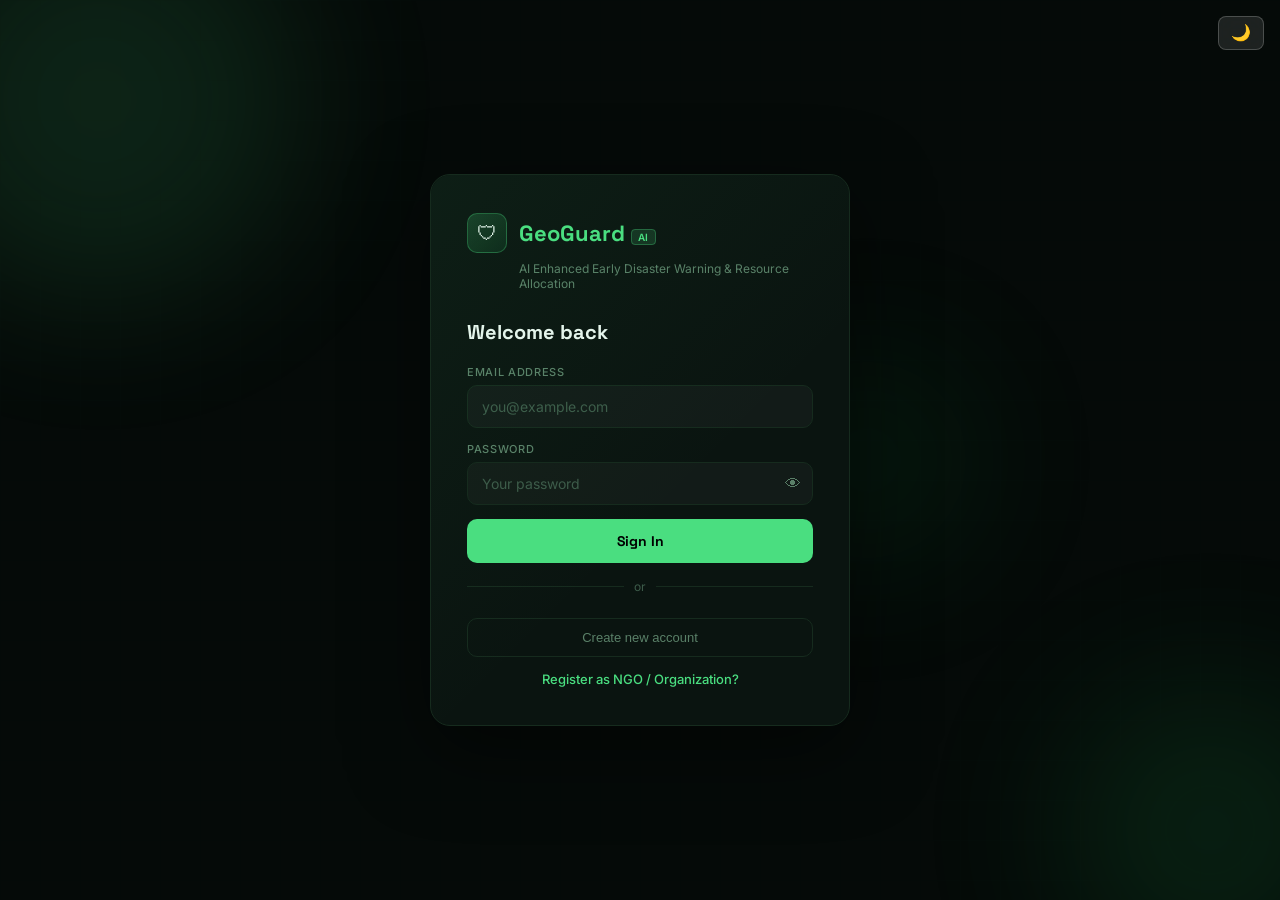
<file: frontend/resources.html>
<!DOCTYPE html>
<html lang="en">
<head>
<meta charset="UTF-8"><meta name="viewport" content="width=device-width,initial-scale=1">
<title>Resource Requests — GeoGuard AI</title>
<link rel="stylesheet" href="assets/css/shared.css">
<script src="assets/js/shared.js"></script>
<script src="assets/js/theme.js"></script>
<style>
  @media(max-width:600px){
  .page > div[style*="grid"] { grid-template-columns: 1fr !important }
  .form-row { grid-template-columns: 1fr }
  .page { padding: 12px 12px 60px }
}
.req-status{display:inline-block;font-size:10px;font-weight:700;padding:2px 9px;border-radius:100px}
.rs-pending{background:rgba(251,191,36,.15);color:#fbbf24}
.rs-accepted{background:rgba(74,222,128,.15);color:#4ade80}
.rs-declined{background:rgba(248,113,113,.15);color:#f87171}
.rs-completed{background:rgba(96,165,250,.15);color:#60a5fa}
.req-item{border:1px solid var(--border);border-radius:10px;padding:14px;margin-bottom:10px;transition:border-color .15s}
.req-item:hover{border-color:var(--border2)}
</style>
</head>
<body>
<div class="app">

<nav class="sidebar" id="sidebar">
  <div class="sb-logo">
    <div class="sb-logo-row"><div class="sb-shield">🛡</div><span class="sb-app-name">GeoGuard</span><span class="sb-ai-badge">AI</span></div>
    <div class="sb-tagline">Early Warning & Resource Allocation</div>
  </div>
  <div class="sb-nav">
    <div class="sb-section">Prediction</div>
    <a class="sb-item" href="dashboard.html"><svg viewBox="0 0 20 20" fill="currentColor"><path d="M10.707 2.293a1 1 0 00-1.414 0l-7 7a1 1 0 001.414 1.414L4 10.414V17a1 1 0 001 1h2a1 1 0 001-1v-2a1 1 0 011-1h2a1 1 0 011 1v2a1 1 0 001 1h2a1 1 0 001-1v-6.586l.293.293a1 1 0 001.414-1.414l-7-7z"/></svg>Dashboard</a>
    <a class="sb-item" href="map.html"><svg viewBox="0 0 20 20" fill="currentColor"><path fill-rule="evenodd" d="M12 1.586l-4 4v12.828l4-4V1.586zM3.707 3.293A1 1 0 002 4v10a1 1 0 00.293.707L6 18.414V5.586L3.707 3.293zM17.707 5.293L14 1.586v12.828l2.293 2.293A1 1 0 0018 16V6a1 1 0 00-.293-.707z" clip-rule="evenodd"/></svg>Risk Map</a>
    <a class="sb-item" href="history.html"><svg viewBox="0 0 20 20" fill="currentColor"><path fill-rule="evenodd" d="M3 3a1 1 0 000 2v8a2 2 0 002 2h2.586l-1.293 1.293a1 1 0 101.414 1.414L10 15.414l2.293 2.293a1 1 0 001.414-1.414L12.414 16H15a2 2 0 002-2V5a1 1 0 100-2H3z" clip-rule="evenodd"/></svg>Historical Data</a>
    <div class="sb-section">Resources</div>
    <a class="sb-item" href="ngo.html"><svg viewBox="0 0 20 20" fill="currentColor"><path d="M13 6a3 3 0 11-6 0 3 3 0 016 0zM18 8a2 2 0 11-4 0 2 2 0 014 0zM14 15a4 4 0 00-8 0v3h8v-3z"/></svg>NGO Portal</a>
    <a class="sb-item active" id="nav-req" href="resources.html"><svg viewBox="0 0 20 20" fill="currentColor"><path d="M9 2a1 1 0 000 2h2a1 1 0 100-2H9z"/><path fill-rule="evenodd" d="M4 5a2 2 0 012-2 3 3 0 003 3h2a3 3 0 003-3 2 2 0 012 2v11a2 2 0 01-2 2H6a2 2 0 01-2-2V5z" clip-rule="evenodd"/></svg>Resource Requests</a>
  </div>
  <div class="sb-bottom">
    <div class="sb-user"><div class="sb-avatar" id="sb-initials">U</div><div><div class="sb-uname" id="sb-name">User</div><div class="sb-uemail" id="sb-email"></div></div></div>
    <button class="btn-outline" style="width:100%;font-size:12px;padding:8px" onclick="logout()">Sign Out</button>
  </div>
</nav>

<div class="main">
  <div class="topbar">
    <button class="menu-btn" onclick="toggleSidebar()">☰</button>
    <div class="tb-title">Resource Requests</div>
    <div class="tb-right">
      <button class="notif-btn" onclick="checkNearby(false)">
        <svg width="16" height="16" viewBox="0 0 24 24" fill="none" stroke="currentColor" stroke-width="2"><path d="M18 8A6 6 0 006 8c0 7-3 9-3 9h18s-3-2-3-9"/><path d="M13.73 21a2 2 0 01-3.46 0"/></svg>
        <span class="notif-badge" id="notif-badge"></span>
      </button>
      <span class="tb-clock" id="tb-clock"></span>
    </div>
  </div>

  <div class="page">
    <div class="ph">
      <div class="ph-title">Request Emergency Resources</div>
      <div class="ph-sub">Submit a help request — the nearest verified NGO will be auto-assigned and notified via SMS</div>
    </div>

    <div style="display:grid;grid-template-columns:1fr 1fr;gap:20px;align-items:start">

      <!-- Form -->
      <div class="card">
        <div class="card-title">New Help Request</div>
        <div class="form-group">
          <label class="form-label">Your Location *</label>
          <div style="display:flex;gap:8px">
            <input class="form-input" id="rl-loc" placeholder="City, district..." style="flex:1">
            <button class="btn-outline btn-sm" onclick="getMyLoc()" style="padding:11px 12px">📍</button>
          </div>
        </div>
        <div class="form-row">
          <div class="form-group"><label class="form-label">Disaster Type *</label>
            <select class="form-select" id="rl-dis">
              <option value="">Select</option>
              <option>Landslide</option><option>Flood</option><option>Cyclone</option>
              <option>Earthquake</option><option>Drought</option><option>Other Emergency</option>
            </select>
          </div>
          <div class="form-group"><label class="form-label">Severity *</label>
            <select class="form-select" id="rl-sev">
              <option value="">Select</option>
              <option value="critical">Critical — Life threatening</option>
              <option value="high">High — Urgent help needed</option>
              <option value="medium">Medium — Important but stable</option>
              <option value="low">Low — Planning stage</option>
            </select>
          </div>
        </div>
        <div class="form-row">
          <div class="form-group"><label class="form-label">People Affected</label><input class="form-input" id="rl-ppl" type="number" min="0" placeholder="Number of people"></div>
          <div class="form-group"><label class="form-label">Your Phone (for SMS updates)</label><input class="form-input" id="rl-ph" type="tel" placeholder="+91 XXXXXXXXXX"></div>
        </div>
        <div class="form-group"><label class="form-label">Resources Needed *</label><input class="form-input" id="rl-res" placeholder="Food, medicines, rescue team, boats..."></div>
        <div class="form-group"><label class="form-label">Additional Details</label>
          <textarea class="form-input" id="rl-desc" rows="3" placeholder="Describe the situation..." style="resize:vertical"></textarea>
        </div>
        <button class="btn-primary" onclick="submitReq()" id="rl-btn" style="width:100%;justify-content:center">Submit Help Request</button>
        <div id="rl-msg" style="display:none"></div>
        <div class="msg-info" style="display:block;margin-top:12px;font-size:12px">
          The nearest verified NGO will be automatically notified via SMS and will respond within 30 minutes.
        </div>
      </div>

      <!-- My Requests -->
      <div class="card">
        <div class="card-title">My Previous Requests</div>
        <div class="loading" id="rl-loading"><div class="spinner"></div></div>
        <div id="rl-list"></div>
      </div>
    </div>
  </div>
</div>
</div>

<script src="assets/js/shared.js"></script>
<script>
if (!pageInit('nav-req')) {}
else { startNearbyMonitor(); loadMyReqs(); }

let myLat = null, myLon = null;

async function getMyLoc() {
  try {
    const pos = await getGPS();
    myLat = pos.lat; myLon = pos.lon;
    const city = await reverseGeocode(pos.lat, pos.lon);
    document.getElementById('rl-loc').value = city;
  } catch(e) { alert(e.message); }
}

async function submitReq() {
  const location  = val('rl-loc');
  const disaster  = document.getElementById('rl-dis').value;
  const severity  = document.getElementById('rl-sev').value;
  const resources = val('rl-res');
  const phone     = val('rl-ph') || null;
  if (!location||!disaster||!severity||!resources)
    return showMsg('rl-msg','Fill all required fields (*)','error');

  dis('rl-btn');
  try {
    const d = await api('/requests/create', {
      location, lat: myLat, lon: myLon,
      disaster_type:    disaster,
      severity,
      people_affected:  parseInt(el('rl-ppl')?.value)||0,
      resources_needed: resources,
      description:      val('rl-desc'),
      phone,
    });
    showMsg('rl-msg', d.message + (d.ngo_name ? ` Assigned to: ${d.ngo_name}` : ''), 'success');
    document.getElementById('rl-btn').innerHTML = '✓ Submitted';
    setTimeout(loadMyReqs, 1000);
  } catch(e) { showMsg('rl-msg', e.message, 'error'); }
  ena('rl-btn');
}

async function loadMyReqs() {
  show('rl-loading');
  try {
    const d = await api('/requests/my', null, 'GET');
    const reqs = d.requests || [];
    const SC_MAP = {pending:'rs-pending',accepted:'rs-accepted',declined:'rs-declined',completed:'rs-completed'};
    html('rl-list', reqs.length === 0
      ? '<div style="color:var(--muted);font-size:13px;padding:20px 0;text-align:center">No requests yet</div>'
      : reqs.map(r=>`
        <div class="req-item">
          <div style="display:flex;align-items:center;gap:8px;margin-bottom:8px;flex-wrap:wrap">
            <div style="font-weight:600;font-size:13px">${r.location}</div>
            <span class="req-status ${SC_MAP[r.status]||'rs-pending'}">${r.status.toUpperCase()}</span>
            <span class="badge badge-${r.severity==='critical'||r.severity==='high'?'HIGH':'MEDIUM'}">${r.severity}</span>
            <span style="font-size:11px;color:var(--muted);margin-left:auto">${r.created_at?.split('T')[0]}</span>
          </div>
          <div style="font-size:12px;color:var(--muted);margin-bottom:4px">${r.disaster_type} · ${r.people_affected} people affected</div>
          <div style="font-size:12px;color:var(--muted);margin-bottom:6px">Needs: ${r.resources_needed}</div>
          ${r.ngo_name?`<div style="font-size:12px;color:var(--green)">NGO: ${r.ngo_name}${r.ngo_phone?' · 📞 '+r.ngo_phone:''}</div>`:`<div style="font-size:12px;color:var(--muted)">⏳ Awaiting NGO assignment...</div>`}
          ${r.ngo_response?`<div style="font-size:12px;color:var(--muted);margin-top:6px;padding:8px;background:rgba(255,255,255,.02);border-radius:6px">NGO Response: ${r.ngo_response}</div>`:''}
        </div>`).join('')
    );
  } catch(e) {}
  hide('rl-loading');
}
</script>
</body>
</html>
</file>
<file: frontend/assets/css/shared.css>
/* GeoGuard AI shared styles */
@import url('https://fonts.googleapis.com/css2?family=Space+Grotesk:wght@400;500;600;700&family=Inter:wght@300;400;500&display=swap');
@media(max-width:768px){
  .sidebar { transform: translateX(-100%) }
  .sidebar.open { transform: translateX(0) }
  .main { margin-left: 0 }
  .menu-btn { display: block }
}
:root{--bg:#050a08;--card:#0a1410;--card2:#0f1c16;--border:#162b1e;--border2:#1e3d2a;--text:#e8f5ee;--muted:#5a8068;--muted2:#3d5c4a;--green:#4ade80;--green2:#22c55e;--green3:#16a34a;--red:#f87171;--orange:#fb923c;--yellow:#fbbf24;--blue:#60a5fa;--sidebar:240px;--topbar:60px}
*{margin:0;padding:0;box-sizing:border-box}
body{font-family:'Inter',sans-serif;background:var(--bg);color:var(--text);min-height:100vh}
.app{display:flex;min-height:100vh}
.sidebar{width:var(--sidebar);background:var(--card);border-right:1px solid var(--border);position:fixed;top:0;left:0;height:100vh;z-index:100;display:flex;flex-direction:column;transition:transform .3s;overflow-y:auto}
.sidebar.closed{transform:translateX(-100%)}
.main{margin-left:var(--sidebar);flex:1;min-height:100vh;transition:margin .3s}
.main.full{margin-left:0}
.sb-logo{padding:20px 18px 16px;border-bottom:1px solid var(--border)}
.sb-logo-row{display:flex;align-items:center;gap:10px;margin-bottom:3px}
.sb-shield{width:34px;height:34px;border-radius:8px;flex-shrink:0;background:rgba(74,222,128,.12);border:1px solid rgba(74,222,128,.25);display:flex;align-items:center;justify-content:center;font-size:16px}
.sb-app-name{font-family:'Space Grotesk',sans-serif;font-size:17px;font-weight:700;color:var(--green)}
.sb-ai-badge{font-size:9px;background:rgba(74,222,128,.15);color:var(--green);border:1px solid rgba(74,222,128,.25);padding:1px 5px;border-radius:3px;font-weight:700;letter-spacing:.05em;margin-left:2px}
.sb-tagline{font-size:10px;color:var(--muted);line-height:1.4;padding-left:44px}
.sb-nav{padding:14px 10px;flex:1}
.sb-section{font-size:10px;font-weight:600;color:var(--muted2);text-transform:uppercase;letter-spacing:.1em;padding:0 10px;margin:14px 0 6px}
.sb-item{display:flex;align-items:center;gap:10px;padding:10px 12px;border-radius:10px;cursor:pointer;transition:all .15s;margin-bottom:2px;color:var(--muted);font-size:13px;text-decoration:none}
.sb-item:hover{background:rgba(74,222,128,.07);color:var(--green)}
.sb-item.active{background:rgba(74,222,128,.12);color:var(--green);font-weight:500}
.sb-item svg{width:16px;height:16px;flex-shrink:0}
.sb-bottom{padding:12px;border-top:1px solid var(--border)}
.sb-user{display:flex;align-items:center;gap:10px;padding:10px 8px;border-radius:10px;cursor:pointer;transition:all .15s;margin-bottom:8px}
.sb-user:hover{background:rgba(255,255,255,.04)}
.sb-avatar{width:34px;height:34px;border-radius:50%;flex-shrink:0;background:rgba(74,222,128,.15);border:1px solid rgba(74,222,128,.3);display:flex;align-items:center;justify-content:center;font-size:13px;font-weight:700;color:var(--green)}
.sb-uname{font-size:13px;font-weight:600;color:var(--text);line-height:1.2}
.sb-uemail{font-size:11px;color:var(--muted)}
.topbar{background:var(--card);border-bottom:1px solid var(--border);height:var(--topbar);padding:0 22px;display:flex;align-items:center;gap:12px;position:sticky;top:0;z-index:50}
.tb-title{font-family:'Space Grotesk',sans-serif;font-size:15px;font-weight:700}
.tb-right{margin-left:auto;display:flex;align-items:center;gap:10px}
.menu-btn{background:none;border:1px solid var(--border);border-radius:8px;padding:6px 10px;color:var(--muted);cursor:pointer;display:none;font-size:16px}
.tb-clock{font-size:12px;color:var(--muted)}
.notif-btn{position:relative;background:none;border:1px solid var(--border);border-radius:8px;padding:7px 10px;cursor:pointer;color:var(--muted);transition:all .15s}
.notif-btn:hover{border-color:rgba(74,222,128,.3);color:var(--green)}
.notif-badge{position:absolute;top:4px;right:4px;width:8px;height:8px;border-radius:50%;background:var(--red);border:1.5px solid var(--card);display:none}
.page{padding:24px 26px 60px}
.ph{margin-bottom:22px}
.ph-title{font-family:'Space Grotesk',sans-serif;font-size:22px;font-weight:700}
.ph-sub{font-size:13px;color:var(--muted);margin-top:4px;line-height:1.5}
.card{background:var(--card);border:1px solid var(--border);border-radius:14px;padding:18px}
.card:hover{border-color:var(--border2)}
.card-title{font-size:13px;font-weight:600;margin-bottom:14px;color:var(--text)}
.btn-primary{background:var(--green);color:#000;border:none;border-radius:10px;padding:12px 20px;font-size:14px;font-weight:700;cursor:pointer;font-family:'Space Grotesk',sans-serif;transition:all .2s;display:inline-flex;align-items:center;gap:6px;white-space:nowrap}
.btn-primary:hover{filter:brightness(1.1);transform:translateY(-1px)}
.btn-primary:disabled{opacity:.5;cursor:not-allowed;transform:none}
.btn-outline{background:transparent;color:var(--muted);border:1px solid var(--border);border-radius:10px;padding:10px 16px;font-size:13px;cursor:pointer;transition:all .2s}
.btn-outline:hover{border-color:rgba(74,222,128,.3);color:var(--green)}
.btn-sm{padding:7px 14px;font-size:12px;border-radius:8px}
.search-bar{display:flex;gap:10px;margin-bottom:16px}
.search-input{flex:1;background:var(--card);border:1px solid var(--border);border-radius:10px;padding:11px 14px;font-size:14px;color:var(--text);font-family:'Inter',sans-serif;outline:none;transition:border-color .2s}
.search-input:focus{border-color:rgba(74,222,128,.4)}
.search-input::placeholder{color:var(--muted2)}
.chips{display:flex;flex-wrap:wrap;gap:8px;margin-bottom:18px}
.chip{background:rgba(255,255,255,.03);border:1px solid var(--border);border-radius:100px;padding:5px 14px;font-size:12px;color:var(--muted);cursor:pointer;transition:all .15s}
.chip:hover{border-color:rgba(74,222,128,.3);color:var(--green)}
.chip.saved{border-color:rgba(74,222,128,.2);color:var(--green)}
.badge{display:inline-block;font-size:10px;font-weight:700;padding:2px 9px;border-radius:100px;letter-spacing:.04em}
.badge-HIGH{background:rgba(248,113,113,.15);color:var(--red)}
.badge-MEDIUM{background:rgba(251,146,60,.15);color:var(--orange)}
.badge-LOW{background:rgba(251,191,36,.15);color:var(--yellow)}
.badge-MINIMAL{background:rgba(74,222,128,.12);color:var(--green)}
.bar-wrap{background:rgba(0,0,0,.3);border-radius:100px;height:6px;overflow:hidden}
.bar{height:100%;border-radius:100px;transition:width 1.2s ease}
.bar-HIGH{background:linear-gradient(90deg,#ef4444,#f87171)}
.bar-MEDIUM{background:linear-gradient(90deg,#f97316,#fb923c)}
.bar-LOW{background:linear-gradient(90deg,#eab308,#fbbf24)}
.bar-MINIMAL{background:linear-gradient(90deg,#16a34a,#4ade80)}
.loading{text-align:center;padding:48px 20px}
.spinner{width:34px;height:34px;border:3px solid var(--border);border-top-color:var(--green);border-radius:50%;animation:spin .8s linear infinite;margin:0 auto 14px}
@keyframes spin{to{transform:rotate(360deg)}}
.loading-text{font-size:13px;color:var(--muted)}
.empty{text-align:center;padding:52px 20px;color:var(--muted)}
.empty-icon{font-size:36px;margin-bottom:14px;opacity:.5}
.empty-title{font-size:16px;font-weight:600;color:var(--text);margin-bottom:6px;font-family:'Space Grotesk',sans-serif}
.empty-sub{font-size:13px;line-height:1.6}
.alert-banner{display:flex;align-items:flex-start;gap:12px;padding:12px 16px;border-radius:10px;margin-bottom:10px;font-size:13px;line-height:1.5}
.alert-HIGH{background:rgba(248,113,113,.1);border:1px solid rgba(248,113,113,.25);color:#fca5a5}
.alert-MEDIUM{background:rgba(251,146,60,.1);border:1px solid rgba(251,146,60,.25);color:#fdba74}
.alert-LOW{background:rgba(251,191,36,.1);border:1px solid rgba(251,191,36,.25);color:#fde68a}
.wx-grid{display:grid;grid-template-columns:repeat(auto-fill,minmax(100px,1fr));gap:10px;margin-bottom:20px}
.wx-card{background:var(--card);border:1px solid var(--border);border-radius:11px;padding:12px;text-align:center}
.wx-val{font-size:17px;font-weight:700;font-family:'Space Grotesk',sans-serif}
.wx-key{font-size:10px;color:var(--muted);margin-top:3px;text-transform:uppercase;letter-spacing:.04em}
.charts-grid{display:grid;grid-template-columns:1fr 1fr;gap:14px;margin-bottom:18px}
.chart-card{background:var(--card);border:1px solid var(--border);border-radius:14px;padding:18px}
.chart-wrap{position:relative;height:220px}
.form-group{margin-bottom:14px}
.form-label{font-size:11px;color:var(--muted);margin-bottom:6px;display:block;text-transform:uppercase;letter-spacing:.06em;font-weight:500}
.form-input{width:100%;background:rgba(255,255,255,.03);border:1px solid var(--border);border-radius:10px;padding:11px 14px;font-size:14px;color:var(--text);font-family:'Inter',sans-serif;outline:none;transition:all .2s}
.form-input:focus{border-color:rgba(74,222,128,.4)}
.form-input::placeholder{color:var(--muted2)}
.form-select{width:100%;background:var(--card2);border:1px solid var(--border);border-radius:10px;padding:11px 14px;font-size:14px;color:var(--text);font-family:'Inter',sans-serif;outline:none;cursor:pointer}
.form-row{display:grid;grid-template-columns:1fr 1fr;gap:12px}
.msg-ok{background:rgba(74,222,128,.1);border:1px solid rgba(74,222,128,.3);border-radius:8px;padding:10px 14px;font-size:13px;color:var(--green);margin-top:10px}
.msg-err{background:rgba(248,113,113,.1);border:1px solid rgba(248,113,113,.3);border-radius:8px;padding:10px 14px;font-size:13px;color:var(--red);margin-top:10px}
.msg-info{background:rgba(96,165,250,.1);border:1px solid rgba(96,165,250,.3);border-radius:8px;padding:10px 14px;font-size:13px;color:var(--blue);margin-top:10px}
table{width:100%;border-collapse:collapse;font-size:13px}
th{text-align:left;padding:10px 14px;color:var(--muted);font-size:10px;text-transform:uppercase;letter-spacing:.06em;border-bottom:1px solid var(--border);font-weight:600}
td{padding:11px 14px;border-bottom:1px solid rgba(255,255,255,.04)}
tr:last-child td{border-bottom:none}
tr:hover td{background:rgba(255,255,255,.02)}
@media(max-width:768px){.sidebar{transform:translateX(-100%)}.sidebar.open{transform:translateX(0)}.main{margin-left:0}.menu-btn{display:block}.charts-grid{grid-template-columns:1fr}.form-row{grid-template-columns:1fr}.page{padding:14px 14px 60px}.wx-grid{grid-template-columns:repeat(3,1fr)}}
.hidden{display:none!important}
.text-muted{color:var(--muted);font-size:12px}
.text-green{color:var(--green)}
</file>
